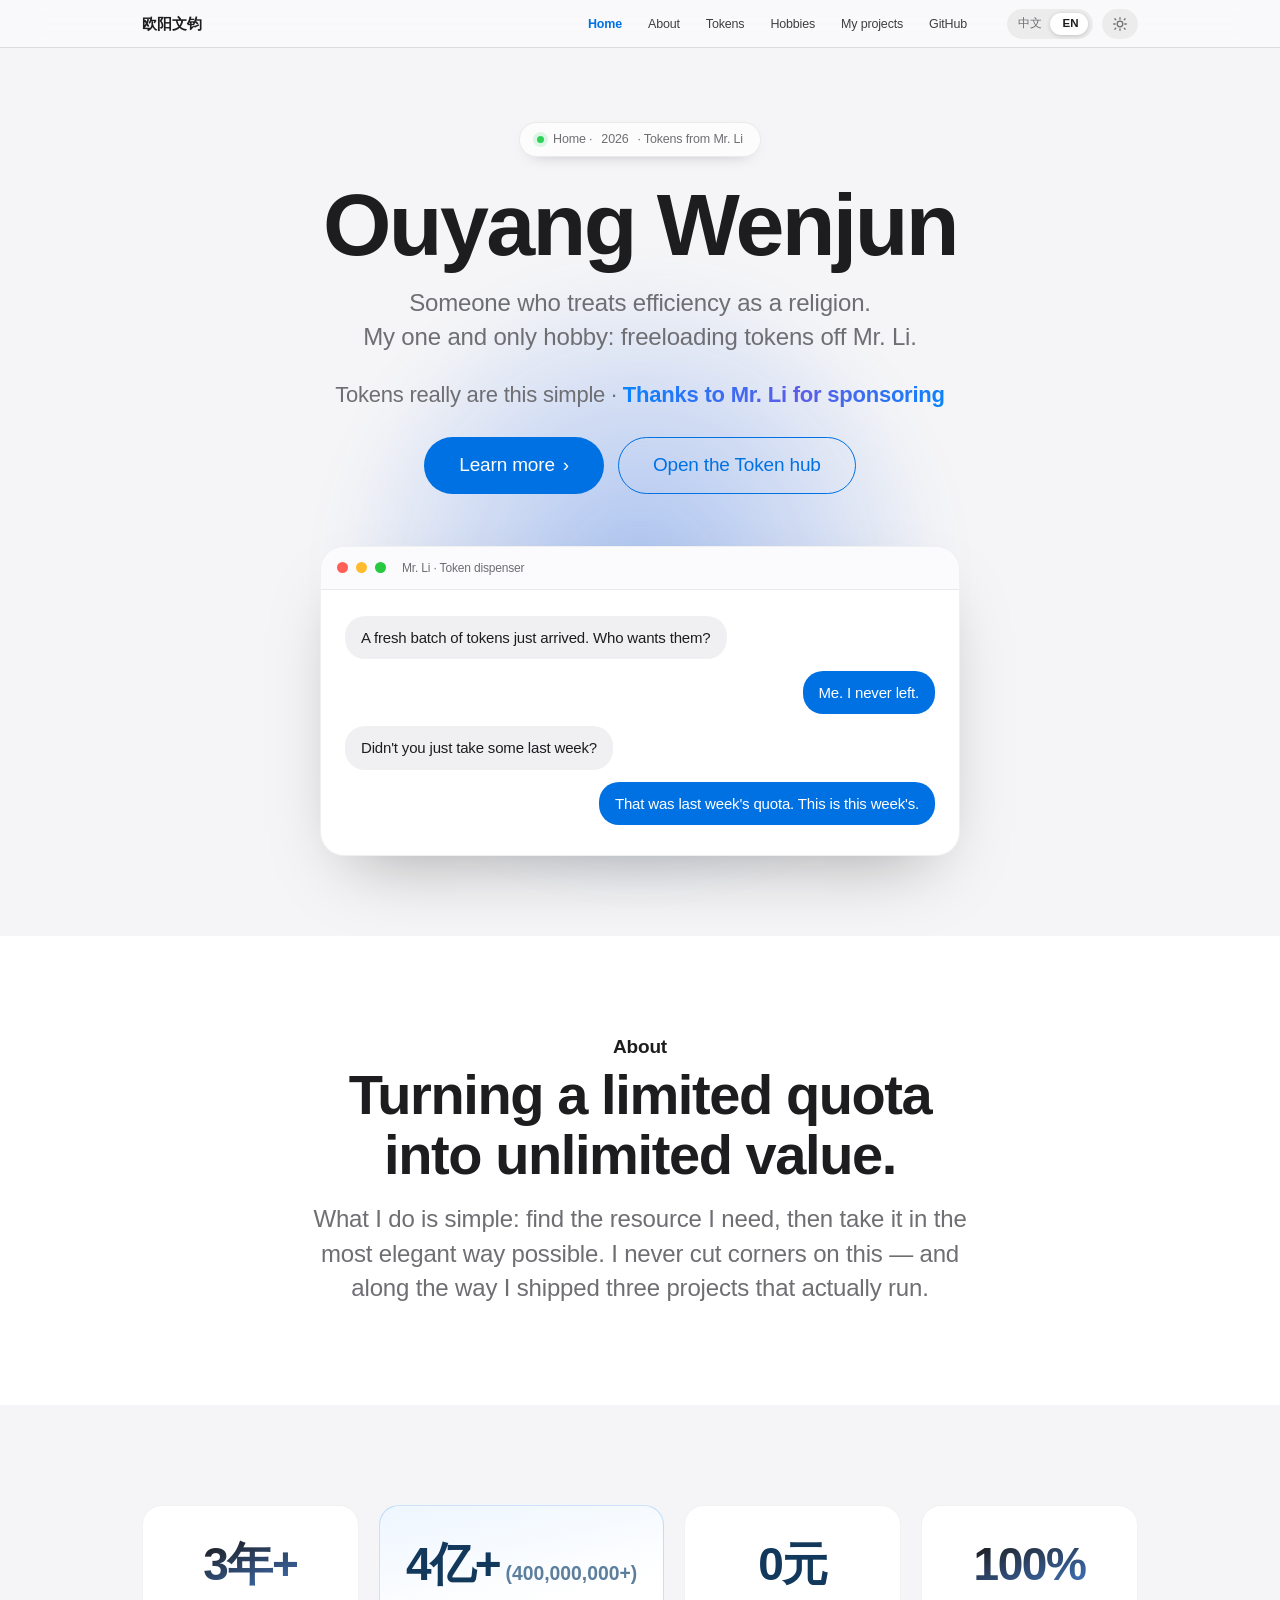
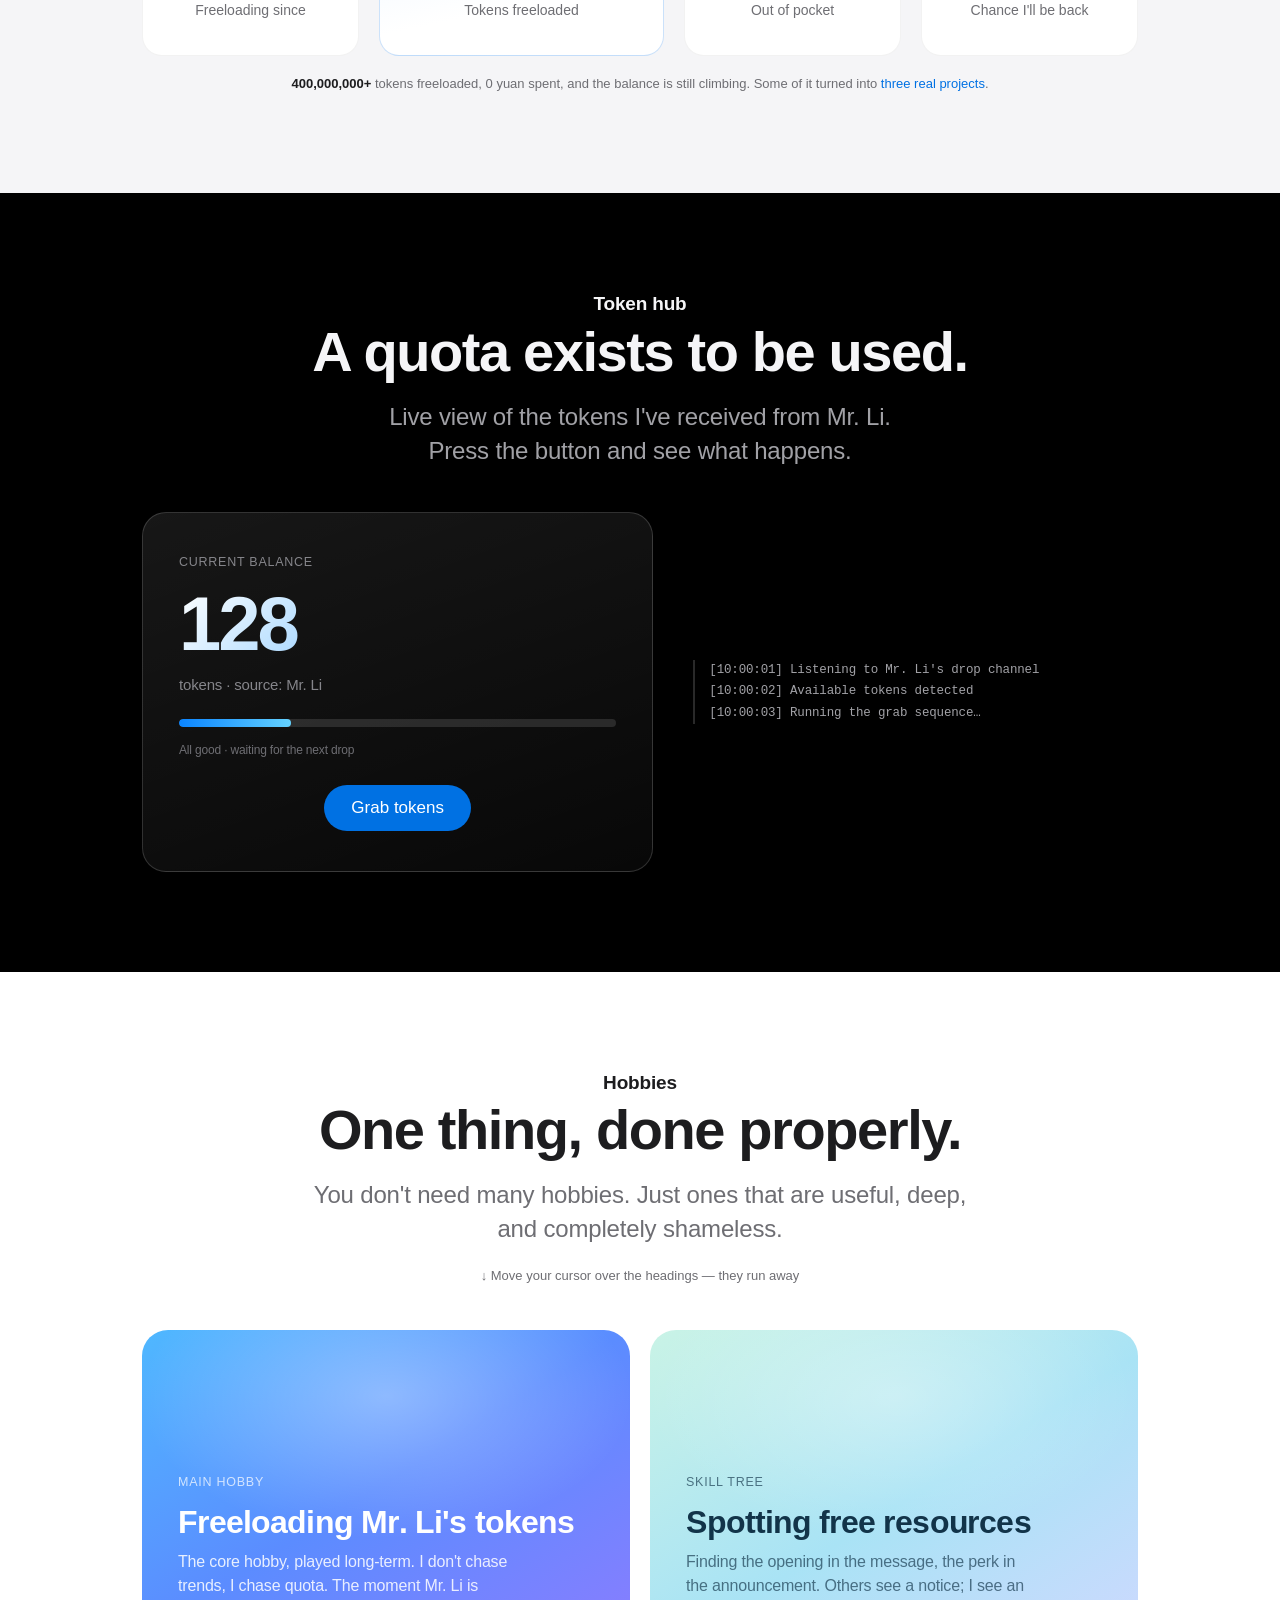
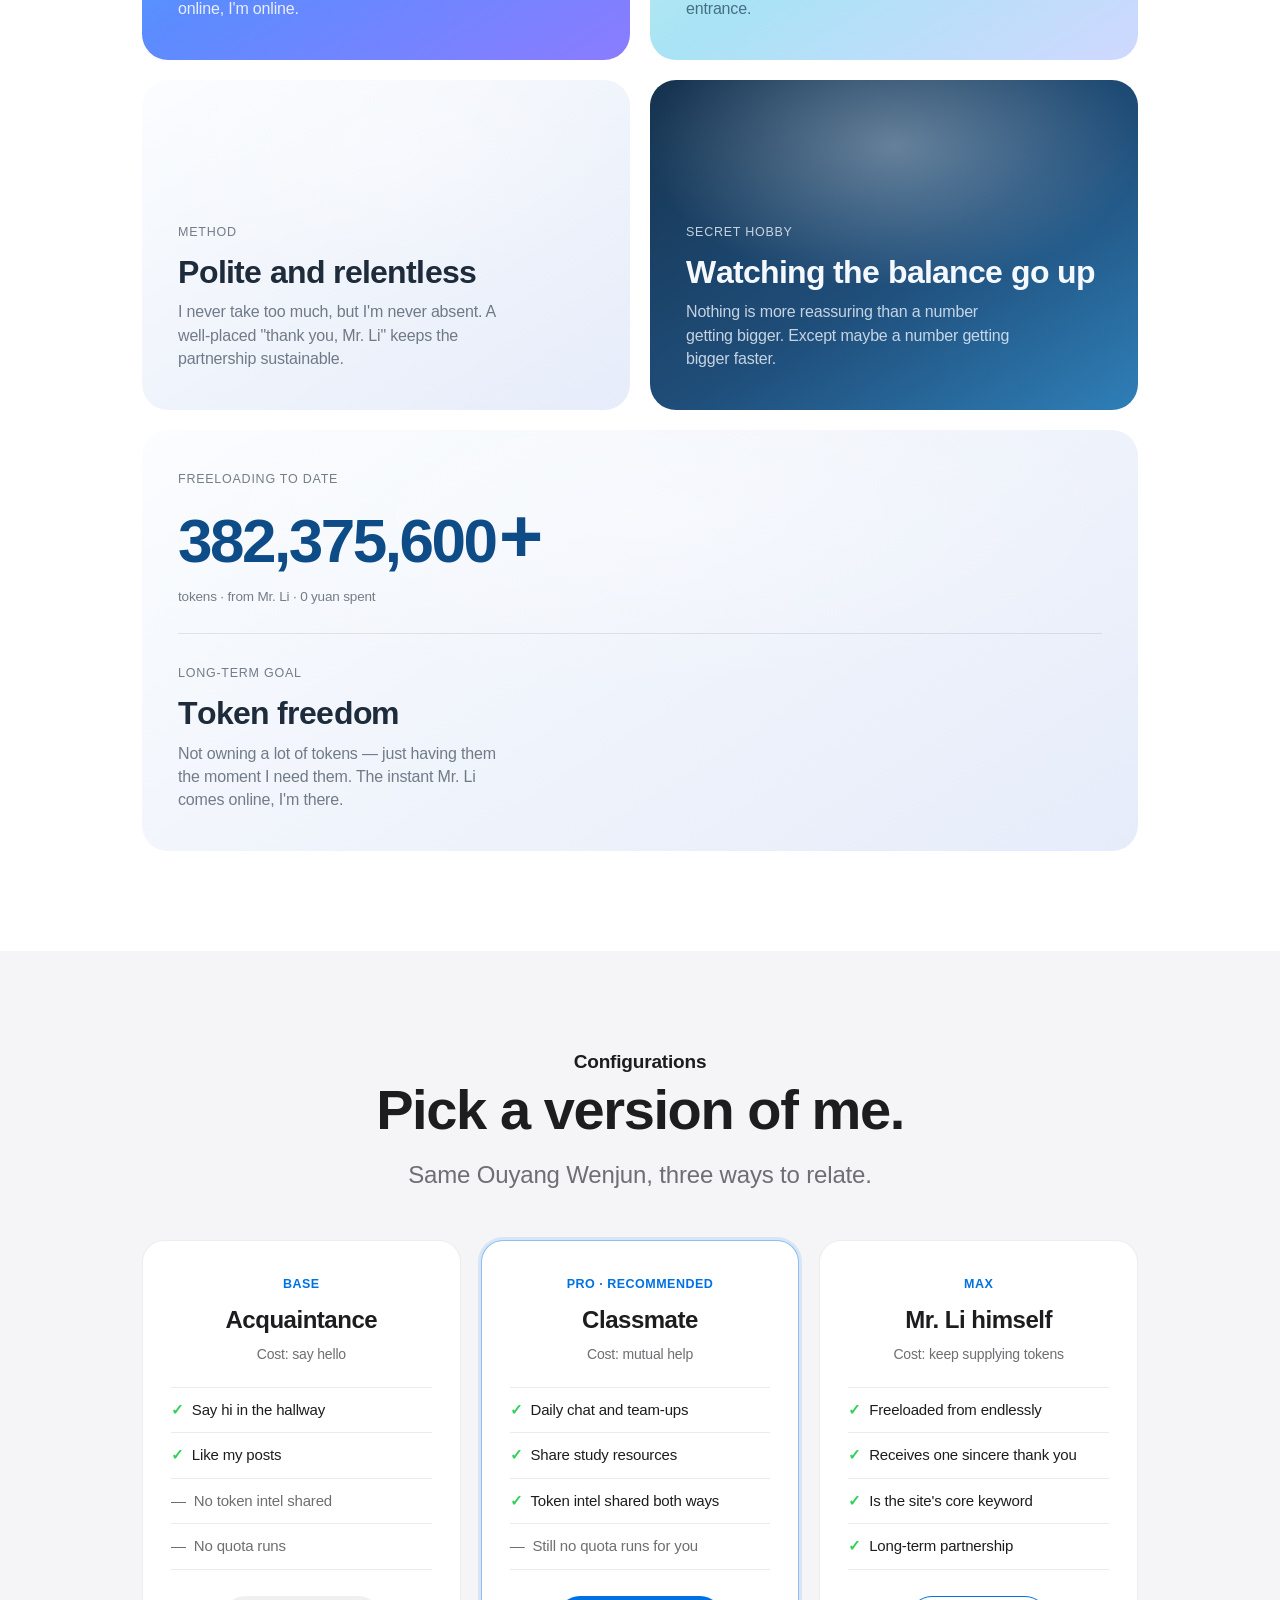
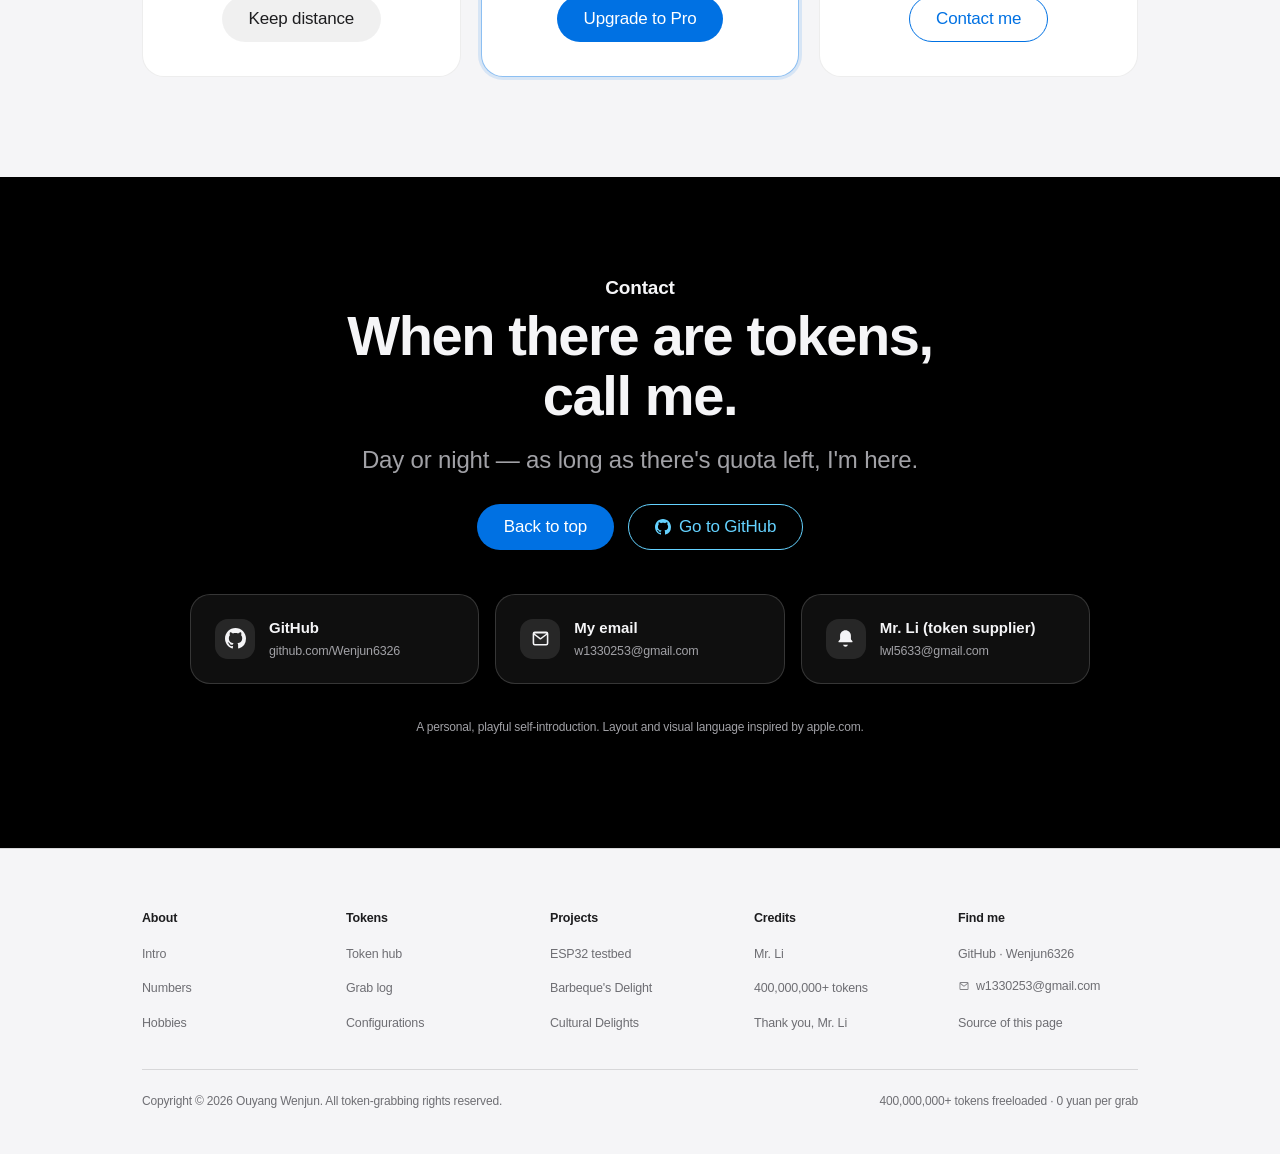
<file: index.html>
<!DOCTYPE html>
<html><head>
<meta charset="UTF-8">
<meta name="viewport" content="width=device-width, initial-scale=1">
<meta name="theme-color" content="#f5f5f7">
<script>
/* 尽早决定主题与语言，避免首屏闪烁 */
(function(){
  try{
    var d=document.documentElement, p=localStorage.getItem("wenjun.theme")||"auto";
    var dark = p==="dark" || (p==="auto" && window.matchMedia && matchMedia("(prefers-color-scheme: dark)").matches);
    d.setAttribute("data-theme", dark?"dark":"light");
    if(dark){var m=document.querySelector('meta[name="theme-color"]'); if(m) m.setAttribute("content","#000000");}
    var l=localStorage.getItem("wenjun.lang");
    if(!l) l=(navigator.language||"zh").toLowerCase().indexOf("zh")===0?"zh":"en";
    d.setAttribute("lang", l==="en"?"en":"zh-CN");
  }catch(e){}
})();
</script>
<meta name="description" content="欧阳文钧的个人主页：爱好是白嫖李老师的东西（Token），以及用这些额度做出来的三个项目 —— ESP32-S3 无线测试平台与两个 Minecraft 模组移植。">
<title>欧阳文钧 · 首页</title>
<!-- i18n -->
<meta name="i18n-title" data-zh="欧阳文钧 · 首页" data-en="Ouyang Wenjun · Home">
<meta name="description" content="欧阳文钧的个人主页：爱好是白嫖李老师的东西（Token），以及用这些额度做出来的三个项目 —— ESP32-S3 无线测试平台与两个 Minecraft 模组移植。" data-en="Ouyang Wenjun's personal homepage: freeloading tokens off Mr. Li, and the three projects built with that quota — an ESP32-S3 wireless testbed and two Minecraft mod ports.">
<link rel="stylesheet" href="styles.css?v=20261007e">
<script src="assets/i18n-dict.js?v=20261007e"></script>
<script src="assets/i18n-theme.js?v=20261007e"></script>
</head>
<body>

<nav id="nav">
  <div class="inner">
    <a class="brand" href="index.html">欧阳文钧</a>
    <div class="links">
      <a href="index.html" class="on" data-i18n-key="nav.home">首页</a>
      <a href="#intro" data-i18n-key="nav.intro">简介</a>
      <a href="#tokens" data-i18n-key="nav.tokens">Token</a>
      <a href="#hobby" data-i18n-key="nav.hobby">爱好</a>
      <a href="projects/index.html" data-i18n-key="nav.projects">我的项目</a>
      <a href="https://github.com/Wenjun6326" target="_blank" rel="noopener noreferrer">GitHub</a>
    <div class="nav-tools">
      <button class="tool-btn lang-toggle" id="langToggle" type="button" aria-label="Switch to English">
        <span class="lg lg-zh">中文</span><span class="lg lg-en">EN</span>
      </button>
      <button class="tool-btn theme-toggle" id="themeToggle" type="button" aria-label="切换到深色模式">
        <svg class="ic-sun" viewBox="0 0 24 24" aria-hidden="true"><circle cx="12" cy="12" r="4.2"></circle><path d="M12 2.6v2.2M12 19.2v2.2M4.2 4.2l1.6 1.6M18.2 18.2l1.6 1.6M2.6 12h2.2M19.2 12h2.2M4.2 19.8l1.6-1.6M18.2 5.8l1.6-1.6"></path></svg>
        <svg class="ic-moon" viewBox="0 0 24 24" aria-hidden="true"><path d="M20 14.4A8.4 8.4 0 0 1 9.6 4a8.4 8.4 0 1 0 10.4 10.4Z"></path></svg>
      </button>
    </div>

    </div>
  </div>
</nav>

<main>

  <!-- ================= 首屏 ================= -->
  <section id="hero">
    <div class="wrap stage">
      <div class="orb"></div>
      <div class="center">
        <span class="hero-badge" data-i18n-html-key="hero.badge">
          <span class="dot"></span>首页 · <span data-year="">2026</span> · 额度来源：李老师
        </span>
        <h1 class="big" data-i18n-key="hero.name">欧阳文钧</h1>
        <p class="lead" data-i18n-html-key="hero.lead">
          一个把「效率」当成信仰的人。<br>
          爱好很专一：白嫖李老师的东西（Token）。
        </p>
        <p class="token-line" data-i18n-html-key="hero.tokenLine">
          Token 就是这么简单 · <span class="thanks">感谢李老师的赞助</span>
        </p>
        <div class="btns">
          <a class="btn btn-solid btn-lg" href="projects/index.html" data-magnetic="" data-i18n-html-key="hero.cta">
            了解更多 <span class="arr">›</span>
          </a>
          <a class="btn btn-ghost btn-lg" href="#tokens" data-i18n-key="hero.cta2">查看 Token 中心</a>
        </div>
      </div>

      <div style="max-width:640px;margin:52px auto 0" class="">
        <div class="card">
          <div class="bar"><i></i><i></i><i></i><span data-i18n-key="hero.term">李老师 · Token 分发终端</span></div>
          <div class="body">
            <div class="chat">
              <div class="bubble" data-i18n-key="hero.b1">新的一批 <code>Token</code> 已经到了，谁先来？</div>
              <div class="bubble me" data-i18n-key="hero.b2">我。我一直在。</div>
              <div class="bubble" data-i18n-key="hero.b3">你上周不是刚拿过吗？</div>
              <div class="bubble me" data-i18n-key="hero.b4">那是上周的额度，本周是本周的额度。</div>
            </div>
          </div>
        </div>
      </div>
    </div>
    <div style="height:80px"></div>
  </section>

  <!-- ================= 简介 ================= -->
  <section id="intro">
    <div class="wrap center">
      <p class="eyebrow reveal" data-i18n-key="intro.eyebrow">简介</p>
      <h2 class="big reveal d1" data-i18n-html-key="intro.title">把有限的额度，<br>用出无限的价值。</h2>
      <p class="lead reveal d2" data-i18n-key="intro.lead">
        我做的事很简单：找到被我需要的资源，然后用最优雅的方式把它变成我的。
        在这一点上，我从不偷懒 —— 顺便还做出了三个能跑的项目。
      </p>
    </div>
  </section>

  <!-- ================= 数据 ================= -->
  <section id="stats">
    <div class="wrap">
      <div class="grid g4">
        <div class="stat reveal">
          <b class="grad" data-count="3" data-suffix="年+" data-magnet="" data-i18n-key="stat.years">0</b>
          <span data-i18n-key="stat.yearsLabel">专注白嫖年限</span>
        </div>
        <div class="stat accent reveal d1">
          <b class="has-alt" data-count="4" data-suffix="亿+" data-alt=" (400,000,000+)" data-i18n-key="stat.tokensAlt">0</b>
          <span data-i18n-key="stat.tokensLabel">累计白嫖 Token</span>
        </div>
        <div class="stat reveal d2">
          <b class="deep" data-count="0" data-suffix="元" data-i18n-key="stat.spend">0</b>
          <span data-i18n-key="stat.spendLabel">累计自费支出</span>
        </div>
        <div class="stat reveal d3">
          <b class="grad" data-count="100" data-suffix="%" data-i18n-key="stat.again">0</b>
          <span data-i18n-key="stat.againLabel">下次还来概率</span>
        </div>
      </div>
      <p class="stats-note center reveal d2" data-i18n-html-key="stats.note">
        <b id="statsNumber">400,000,000+</b> 曾白嫖 token，全程 0 元，余额仍在上涨。
        其中一部分变成了 <a href="projects/index.html" style="color:var(--accent)">三个真实项目</a>。
      </p>
    </div>
  </section>

  <!-- ================= Token 控制中心 ================= -->
  <section id="tokens" class="dark">
    <div class="wrap">
      <div class="center">
        <p class="eyebrow reveal" data-i18n-key="tok.eyebrow">Token 控制中心</p>
        <h2 class="big reveal d1" data-i18n-key="tok.title">额度，是拿来用的。</h2>
        <p class="lead reveal d2" data-i18n-html-key="tok.lead">
          实时监控我从李老师那里获得的 Token 余量。<br>
          按一下，看看会发生什么。
        </p>
      </div>

      <div style="display:grid;grid-template-columns:1.15fr 1fr;gap:40px;align-items:center;margin-top:44px" class="token-board">
        <div class="reveal d1" style="border-radius:24px;padding:40px 36px;
             background:linear-gradient(160deg,rgba(255,255,255,.09),rgba(255,255,255,.03));
             border:1px solid var(--line-dark);backdrop-filter:blur(12px);-webkit-backdrop-filter:blur(12px)">
          <div data-tkey="tok.balance" style="font-size:12.5px;color:#86868b;letter-spacing:.06em;text-transform:uppercase;margin-bottom:14px" data-i18n-key="tok.balance">当前 Token 余量</div>
          <div id="tokenValue" style="font-size:clamp(52px,8vw,76px);font-weight:700;line-height:1;letter-spacing:-.04em;
               font-variant-numeric:tabular-nums;background:linear-gradient(135deg,#fff,#7cc4ff 60%,#0a84ff);
               -webkit-background-clip:text;background-clip:text;color:transparent;transition:transform .25s var(--ease)">0</div>
          <div data-tkey="tok.unit" style="font-size:15px;color:#86868b;margin-top:12px">tokens · 来源：李老师</div>
          <div style="margin-top:22px;height:8px;border-radius:99px;background:rgba(255,255,255,.12);overflow:hidden">
            <i id="meterBar" style="display:block;height:100%;width:62%;border-radius:99px;
               background:linear-gradient(90deg,#0a84ff,#64d2ff);transition:width .6s var(--ease)"></i>
          </div>
          <div id="tokenNote" data-tkey="tok.note" style="font-size:12px;color:#6e6e73;margin-top:14px" data-i18n-key="tok.note">状态正常 · 正在等待下一次分发</div>
          <div class="center" style="margin-top:26px">
            <button class="btn btn-solid" id="getToken" data-tkey="tok.btn" data-i18n-key="tok.btn">获取 Token</button>
          </div>
        </div>

        <div class="reveal d2" style="font-family:'SF Mono',ui-monospace,Menlo,Consolas,monospace;
             font-size:12.5px;line-height:1.7;color:#a1a1a6;border-left:2px solid rgba(255,255,255,.16);padding-left:14px" id="logLines">
          <div data-tkey-html="tok.log1" data-i18n-key="tok.log1">[10:00:01] 监听李老师的分发频道 <b style="color:#64d2ff">✓</b></div>
          <div data-tkey-html="tok.log2" data-i18n-key="tok.log2">[10:00:02] 检测到可用 Token <b style="color:#64d2ff">✓</b></div>
          <div data-tkey-html="tok.log3" data-i18n-key="tok.log3">[10:00:03] 执行获取流程…… <b style="color:#64d2ff">✓</b></div>
        </div>
      </div>
    </div>
  </section>

  <!-- ================= 爱好 ================= -->
  <section id="hobby">
    <div class="wrap">
      <div class="center">
        <p class="eyebrow reveal" data-i18n-key="hobby.eyebrow">爱好</p>
        <h2 class="big reveal d1" data-i18n-key="hobby.title">一件事，做到专业。</h2>
        <p class="lead reveal d2" data-i18n-key="hobby.lead">爱好不需要很多，够用、够深、够理直气壮就行。</p>
        <p class="hint reveal d3" data-i18n-key="hobby.hint">↓ 把鼠标移到标题上试试，它们会躲</p>
      </div>

      <div class="tiles">
        <article class="tile t1 reveal">
          <div class="k" data-i18n-key="hobby.k1">主要爱好</div>
          <h3 class="mid"><span class="magnet" data-magnet="" data-i18n-key="hobby.t1">白嫖李老师的 Token</span></h3>
          <p data-i18n-key="hobby.p1">核心爱好，长期主义。不追热点，只追额度。李老师一上线，我就在线。</p>
        </article>
        <article class="tile t2 reveal d1">
          <div class="k" data-i18n-key="hobby.k2">技能树</div>
          <h3 class="mid"><span class="magnet" data-magnet="" data-i18n-key="hobby.t2">精准识别可用资源</span></h3>
          <p data-i18n-key="hobby.p2">在信息里找机会，在公告里找福利。别人看到的是通知，我看到的是入口。</p>
        </article>
        <article class="tile t3 reveal d1">
          <div class="k" data-i18n-key="hobby.k3">方法论</div>
          <h3 class="mid"><span class="magnet" data-magnet="" data-i18n-key="hobby.t3">礼貌且持续</span></h3>
          <p data-i18n-key="hobby.p3">从不多拿，但从不缺席。用一句「谢谢李老师」维持长期可持续的合作关系。</p>
        </article>
        <article class="tile t4 reveal d2">
          <div class="k" data-i18n-key="hobby.k4">隐藏爱好</div>
          <h3 class="mid"><span class="magnet" data-magnet="" data-i18n-key="hobby.t4">看余额往上走</span></h3>
          <p data-i18n-key="hobby.p4">没有比数字变大更让人安心的画面了。如果有，那就是它变得更快。</p>
        </article>
        <article class="tile t3 wide reveal d3">
          <div class="wide-top">
            <div class="w-label" data-i18n-key="hobby.wLabel">累计白嫖成果</div>
            <div class="w-value" id="bigNumber">
              <span class="w-glow" id="bigGlow" aria-hidden="true"></span>
              <span class="digits" id="bigDigits">400,000,000</span><span class="w-plus" id="bigPlus">+</span>
            </div>
            <div class="w-unit" data-i18n-key="hobby.wUnit">tokens · 来自李老师 · 自费 0 元</div>
          </div>
          <div class="k" data-i18n-key="hobby.k5">长期目标</div>
          <h3 class="mid"><span class="magnet" data-magnet="" data-i18n-key="hobby.t5">实现 Token 自由</span></h3>
          <p data-i18n-key="hobby.p5">不是拥有很多 Token，而是需要的时候，刚好有。李老师一上线，我就在线。</p>
        </article>
      </div>
    </div>
  </section>

  <!-- ================= 配置 ================= -->
  <section id="models" style="background:var(--paper-alt)">
    <div class="wrap">
      <div class="center">
        <p class="eyebrow reveal" data-i18n-key="models.eyebrow">配置</p>
        <h2 class="big reveal d1" data-i18n-key="models.title">选一个版本认识我。</h2>
        <p class="lead reveal d2" data-i18n-key="models.lead">同一个欧阳文钧，三种相处模式。</p>
      </div>

      <div class="model-grid">
        <div class="model reveal">
          <div class="tagline" data-i18n-key="models.tagBasic">基础版</div>
          <h3 data-i18n-key="models.hBasic">点头之交</h3>
          <div class="price" data-i18n-key="models.pBasic">成本：一句你好</div>
          <ul>
            <li class="ok" data-i18n-key="models.b1">见面打招呼</li>
            <li class="ok" data-i18n-key="models.b2">朋友圈点赞</li>
            <li class="no" data-i18n-key="models.b3">不共享 Token 情报</li>
            <li class="no" data-i18n-key="models.b4">不参与抢额度</li>
          </ul>
          <a class="btn btn-quiet" href="#contact" data-i18n-key="models.cBasic">保持距离</a>
        </div>

        <div class="model best reveal d1">
          <div class="tagline" data-i18n-key="models.tagPro">Pro 版 · 推荐</div>
          <h3 data-i18n-key="models.hPro">同学</h3>
          <div class="price" data-i18n-key="models.pPro">成本：互相帮忙</div>
          <ul>
            <li class="ok" data-i18n-key="models.r1">日常交流与组队</li>
            <li class="ok" data-i18n-key="models.r2">共享学习资源</li>
            <li class="ok" data-i18n-key="models.r3">Token 情报互通</li>
            <li class="no" data-i18n-key="models.r4">不代抢额度</li>
          </ul>
          <a class="btn btn-solid" href="#contact" data-i18n-key="models.cPro">升级到 Pro</a>
        </div>

        <div class="model reveal d2">
          <div class="tagline" data-i18n-key="models.tagMax">Max 版</div>
          <h3 data-i18n-key="models.hMax">李老师本人</h3>
          <div class="price" data-i18n-key="models.pMax">成本：持续供 Token</div>
          <ul>
            <li class="ok" data-i18n-key="models.m1">无限次被白嫖</li>
            <li class="ok" data-i18n-key="models.m2">获得一句真诚的谢谢</li>
            <li class="ok" data-i18n-key="models.m3">成为本站的核心关键词</li>
            <li class="ok" data-i18n-key="models.m4">长期合作关系</li>
          </ul>
          <a class="btn btn-ghost" href="#contact" data-i18n-key="models.cMax">联系我</a>
        </div>
      </div>
    </div>
  </section>

  <!-- ================= 联系方式 ================= -->
  <section id="contact" class="dark">
    <div class="wrap center">
      <p class="eyebrow reveal" data-i18n-key="contact.eyebrow">联系</p>
      <h2 class="big reveal d1" data-i18n-html-key="contact.title">有 Token 的时候，<br>记得叫我。</h2>
      <p class="lead reveal d2" data-i18n-key="contact.lead">无论白天黑夜，只要额度还在，我就在。</p>
      <div class="btns reveal d3">
        <a class="btn btn-solid" href="#hero" data-i18n-key="contact.top">回到顶部</a>
        <a class="btn btn-ghost gh-link" href="https://github.com/Wenjun6326" target="_blank" rel="noopener noreferrer" data-i18n-html-key="contact.github">
          <svg class="gh-ico" viewBox="0 0 16 16" aria-hidden="true"><path d="M8 0C3.58 0 0 3.58 0 8c0 3.54 2.29 6.53 5.47 7.59.4.07.55-.17.55-.38 0-.19-.01-.82-.01-1.49-2.01.37-2.53-.49-2.69-.94-.09-.23-.48-.94-.82-1.13-.28-.15-.68-.52-.01-.53.63-.01 1.08.58 1.23.82.72 1.21 1.87.87 2.33.66.07-.52.28-.87.51-1.07-1.78-.2-3.64-.89-3.64-3.95 0-.87.31-1.59.82-2.15-.08-.2-.36-1.02.08-2.12 0 0 .67-.21 2.2.82.64-.18 1.32-.27 2-.27s1.36.09 2 .27c1.53-1.04 2.2-.82 2.2-.82.44 1.1.16 1.92.08 2.12.51.56.82 1.27.82 2.15 0 3.07-1.87 3.75-3.65 3.95.29.25.54.73.54 1.48 0 1.07-.01 1.93-.01 2.2 0 .21.15.46.55.38A8.01 8.01 0 0 0 16 8c0-4.42-3.58-8-8-8Z"></path></svg>
          前往 GitHub
        </a>
      </div>

      <div class="contacts">
        <a class="c-card reveal d1" href="https://github.com/Wenjun6326" target="_blank" rel="noopener noreferrer">
          <span class="ico">
            <svg viewBox="0 0 16 16" aria-hidden="true"><path d="M8 0C3.58 0 0 3.58 0 8c0 3.54 2.29 6.53 5.47 7.59.4.07.55-.17.55-.38 0-.19-.01-.82-.01-1.49-2.01.37-2.53-.49-2.69-.94-.09-.23-.48-.94-.82-1.13-.28-.15-.68-.52-.01-.53.63-.01 1.08.58 1.23.82.72 1.21 1.87.87 2.33.66.07-.52.28-.87.51-1.07-1.78-.2-3.64-.89-3.64-3.95 0-.87.31-1.59.82-2.15-.08-.2-.36-1.02.08-2.12 0 0 .67-.21 2.2.82.64-.18 1.32-.27 2-.27s1.36.09 2 .27c1.53-1.04 2.2-.82 2.2-.82.44 1.1.16 1.92.08 2.12.51.56.82 1.27.82 2.15 0 3.07-1.87 3.75-3.65 3.95.29.25.54.73.54 1.48 0 1.07-.01 1.93-.01 2.2 0 .21.15.46.55.38A8.01 8.01 0 0 0 16 8c0-4.42-3.58-8-8-8Z"></path></svg>
          </span>
          <span class="txt"><strong data-i18n-key="contact.ghCard">GitHub</strong><small>github.com/Wenjun6326</small></span>
        </a>

        <a class="c-card reveal d2" href="mailto:w1330253@gmail.com">
          <span class="ico">
            <svg viewBox="0 0 24 24" aria-hidden="true"><path d="M3 6.5A2.5 2.5 0 0 1 5.5 4h13A2.5 2.5 0 0 1 21 6.5v11a2.5 2.5 0 0 1-2.5 2.5h-13A2.5 2.5 0 0 1 3 17.5v-11Zm2.2-.3 6.8 5.1 6.8-5.1H5.2Zm13.8 1.9-6.2 4.65a1.5 1.5 0 0 1-1.8 0L4.8 8.1v9.4c0 .4.3.7.7.7h13c.4 0 .7-.3.7-.7V8.1Z"></path></svg>
          </span>
          <span class="txt"><strong data-i18n-key="contact.mailLabel">我的邮箱</strong><small>w1330253@gmail.com</small></span>
        </a>

        <a class="c-card reveal d3" href="mailto:lwl5633@gmail.com">
          <span class="ico">
            <svg viewBox="0 0 24 24" aria-hidden="true"><path d="M12 2.6c-3.4 0-6.2 2.8-6.2 6.2v3.4c0 .6-.2 1.1-.6 1.5l-1 1.1c-.6.6-.1 1.6.7 1.6h14.2c.8 0 1.3-1 .7-1.6l-1-1.1c-.4-.4-.6-.9-.6-1.5V8.8c0-3.4-2.8-6.2-6.2-6.2Zm0 18.8a2.9 2.9 0 0 0 2.8-2.2H9.2A2.9 2.9 0 0 0 12 21.4Z"></path></svg>
          </span>
          <span class="txt"><strong data-i18n-key="contact.mrLiLabel">李老师（Token 供应方）</strong><small>lwl5633@gmail.com</small></span>
        </a>
      </div>

      <p class="small reveal d3" style="margin-top:34px" data-i18n-key="contact.disclaimer">
        本站为个人趣味自我介绍演示，灵感来自 Apple 官网的排版与视觉语言。
      </p>
    </div>
  </section>

</main>

<footer>
  <div class="wrap">
    <div class="foot-links">
      <div>
        <h4 data-i18n-key="foot.about">关于我</h4>
        <ul>
          <li><a href="#intro" data-i18n-key="foot.about1">简介</a></li>
          <li><a href="#stats" data-i18n-key="foot.about2">数据</a></li>
          <li><a href="#hobby" data-i18n-key="foot.about3">爱好</a></li>
        </ul>
      </div>
      <div>
        <h4 data-i18n-key="foot.token">Token</h4>
        <ul>
          <li><a href="#tokens" data-i18n-key="foot.token1">控制中心</a></li>
          <li><a href="#stats" data-i18n-key="foot.token2">获取记录</a></li>
          <li><a href="#models" data-i18n-key="foot.token3">配置说明</a></li>
        </ul>
      </div>
      <div>
        <h4 data-i18n-key="foot.proj">项目</h4>
        <ul>
          <li><a href="projects/index.html#esp32" data-i18n-key="foot.proj1">ESP32 测试平台</a></li>
          <li><a href="projects/index.html#bbq" data-i18n-key="foot.proj2">Barbeque's Delight</a></li>
          <li><a href="projects/index.html#cultural" data-i18n-key="foot.proj3">Cultural Delights</a></li>
        </ul>
      </div>
      <div>
        <h4 data-i18n-key="foot.thanks">致谢</h4>
        <ul>
          <li><a href="#contact" data-i18n-key="foot.thanks1">李老师</a></li>
          <li><a href="#stats" data-i18n-key="foot.thanks2">400,000,000+ Token</a></li>
          <li><a href="#contact" data-i18n-key="foot.thanks3">谢谢李老师</a></li>
        </ul>
      </div>
      <div>
        <h4 data-i18n-key="foot.contact">联系我</h4>
        <ul>
          <li><a href="https://github.com/Wenjun6326" target="_blank" rel="noopener noreferrer">GitHub · Wenjun6326</a></li>
          <li><a class="mail-inline" href="mailto:w1330253@gmail.com">
            <svg class="mi" viewBox="0 0 24 24" aria-hidden="true"><path d="M3 6.5A2.5 2.5 0 0 1 5.5 4h13A2.5 2.5 0 0 1 21 6.5v11a2.5 2.5 0 0 1-2.5 2.5h-13A2.5 2.5 0 0 1 3 17.5v-11Zm2.2-.3 6.8 5.1 6.8-5.1H5.2Zm13.8 1.9-6.2 4.65a1.5 1.5 0 0 1-1.8 0L4.8 8.1v9.4c0 .4.3.7.7.7h13c.4 0 .7-.3.7-.7V8.1Z"></path></svg>
            w1330253@gmail.com</a></li>
          <li><a href="https://github.com/Wenjun6326/wenjun6326.github.io" target="_blank" rel="noopener noreferrer" data-i18n-key="foot.source">本页源码</a></li>
        </ul>
      </div>
    </div>
    <div class="foot-note">
      <span data-i18n-key="foot.copyright">Copyright © <span data-year="">2026</span> 欧阳文钧. 保留所有 Token 的获取权。</span>
      <span data-i18n-key="foot.claim">累计白嫖 400,000,000+ token · 单次成本 0 元</span>
    </div>
  </div>
</footer>

<style>
/* 移动端：Token 中心两栏堆叠 */
@media (max-width:834px){
  .token-board{grid-template-columns:1fr !important;}
}
#tokenValue.pop{transform:scale(1.06);}
</style>

<script src="app.js?v=20261007e"></script>




</body></html>
</file>
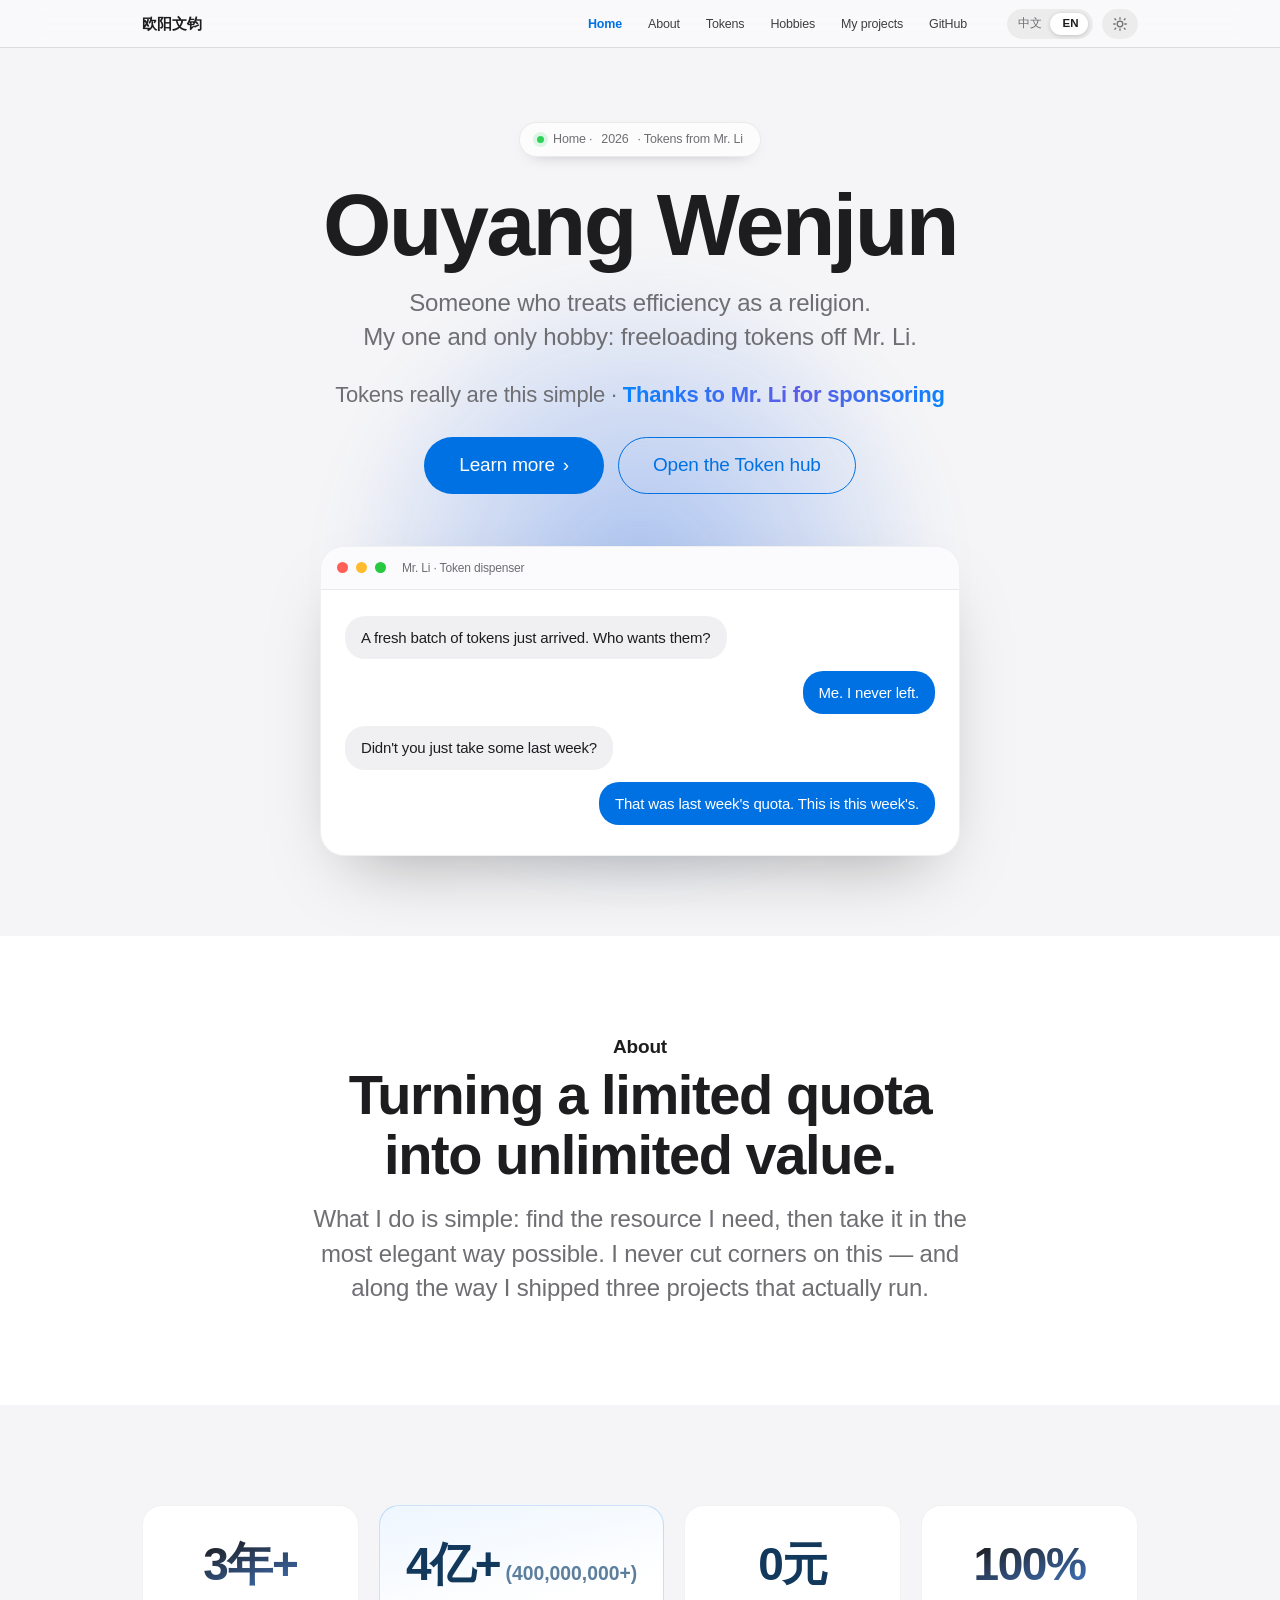
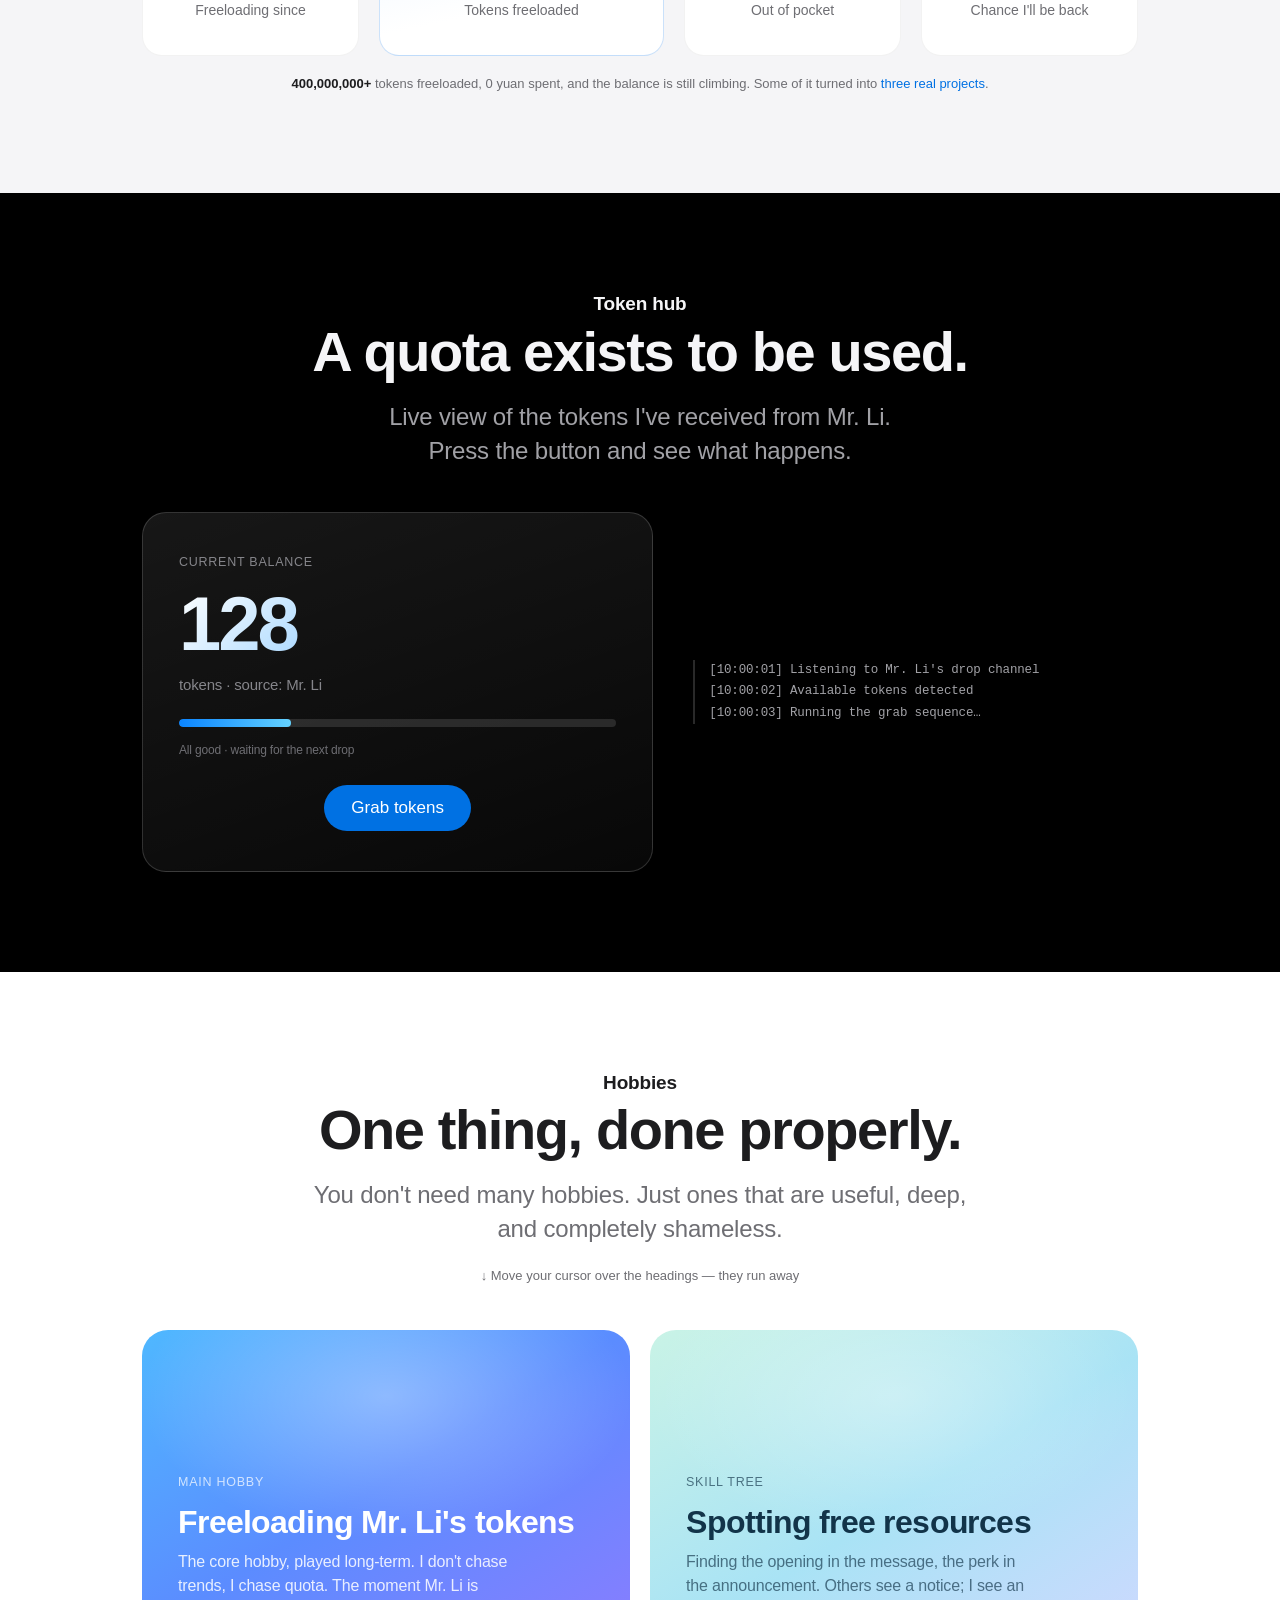
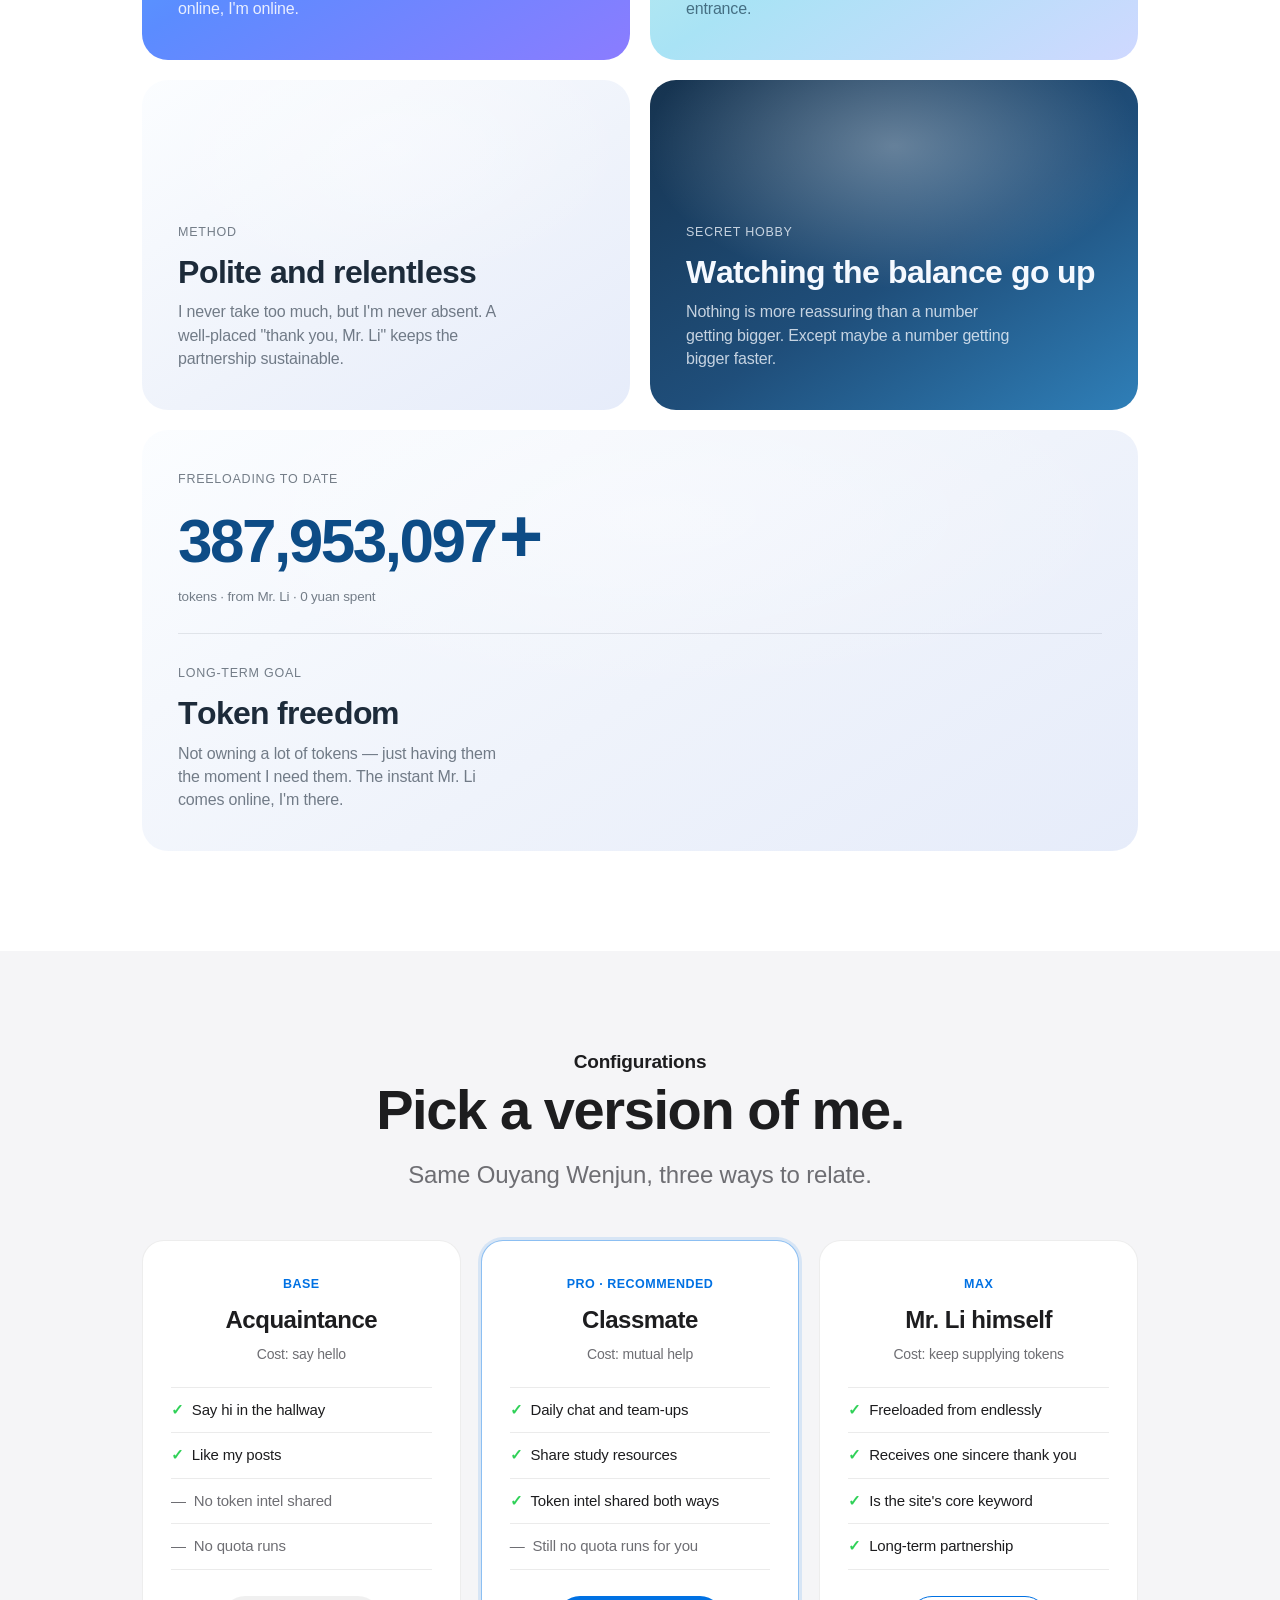
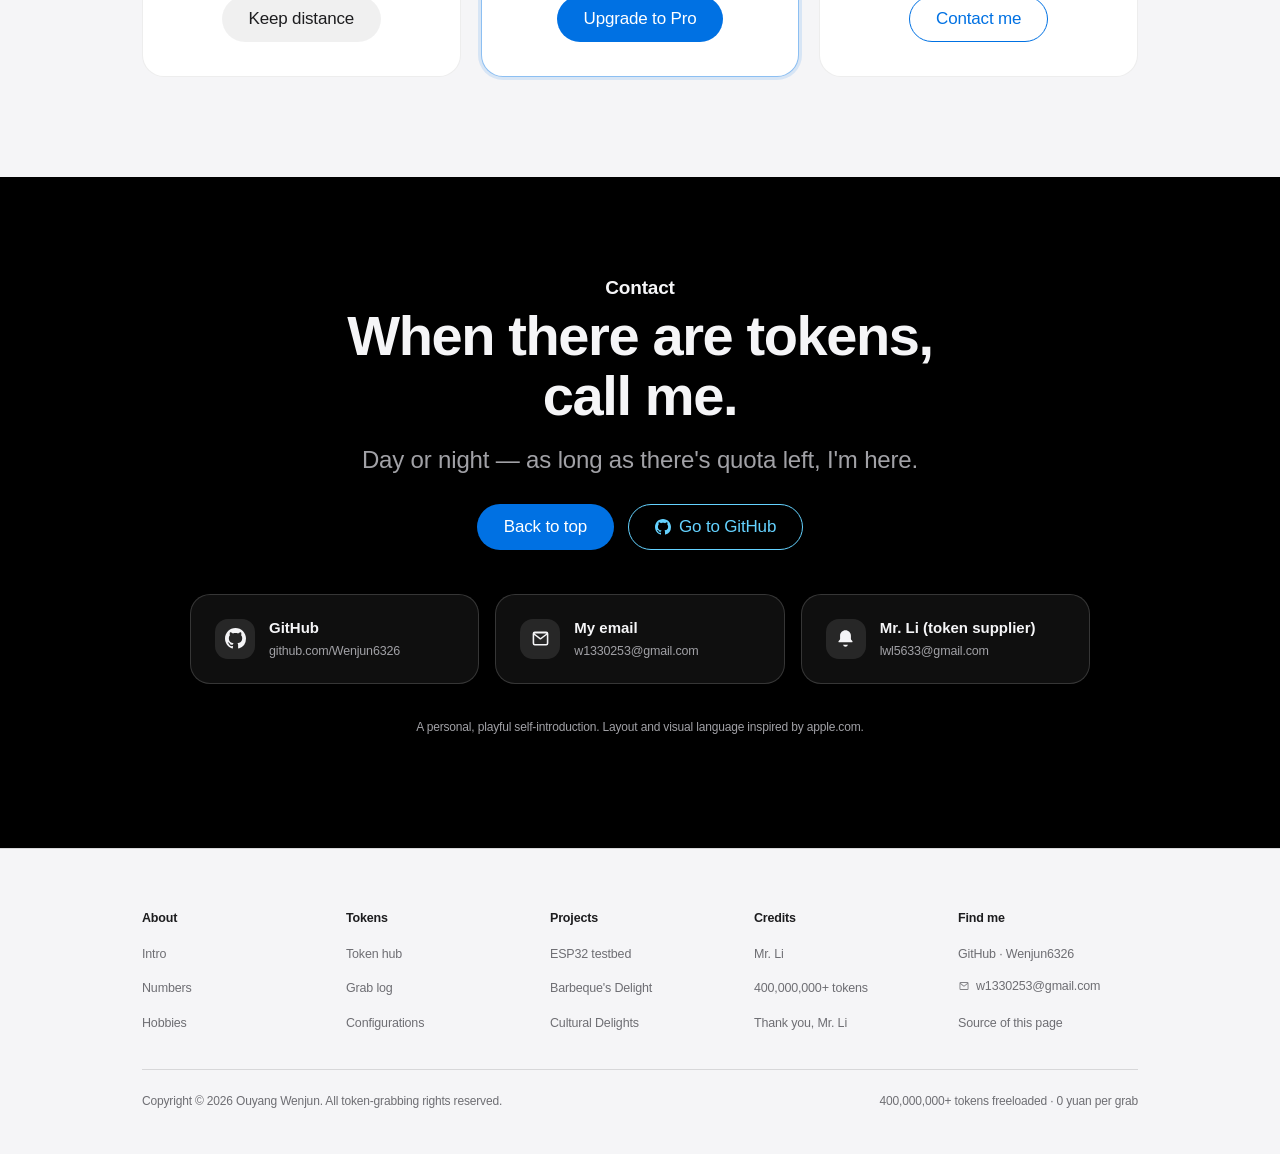
<file: profile/index.html>
<!DOCTYPE html>
<html lang="zh-CN">
<head>
<meta charset="UTF-8">
<meta name="viewport" content="width=device-width, initial-scale=1">
<meta name="robots" content="noindex">
<meta http-equiv="refresh" content="0; url=../index.html">
<link rel="canonical" href="../index.html">
<title>正在跳转 — 欧阳文钧</title>
<style>
  html,body{height:100%;margin:0}
  body{
    display:flex;align-items:center;justify-content:center;
    background:#f5f5f7;color:#1d1d1f;
    font-family:-apple-system,BlinkMacSystemFont,"SF Pro Display","PingFang SC","Microsoft YaHei",Arial,sans-serif;
    text-align:center;padding:24px;
  }
  p{font-size:15px;color:#6e6e73;margin:0}
  a{color:#0071e3}
</style>
</head>
<body>
  <p>个人主页已移到首页，正在跳转…… 如果没有自动跳转，请<a href="../index.html">点此进入</a>。</p>
  <script>location.replace("../index.html");</script>
</body>
</html>
</file>
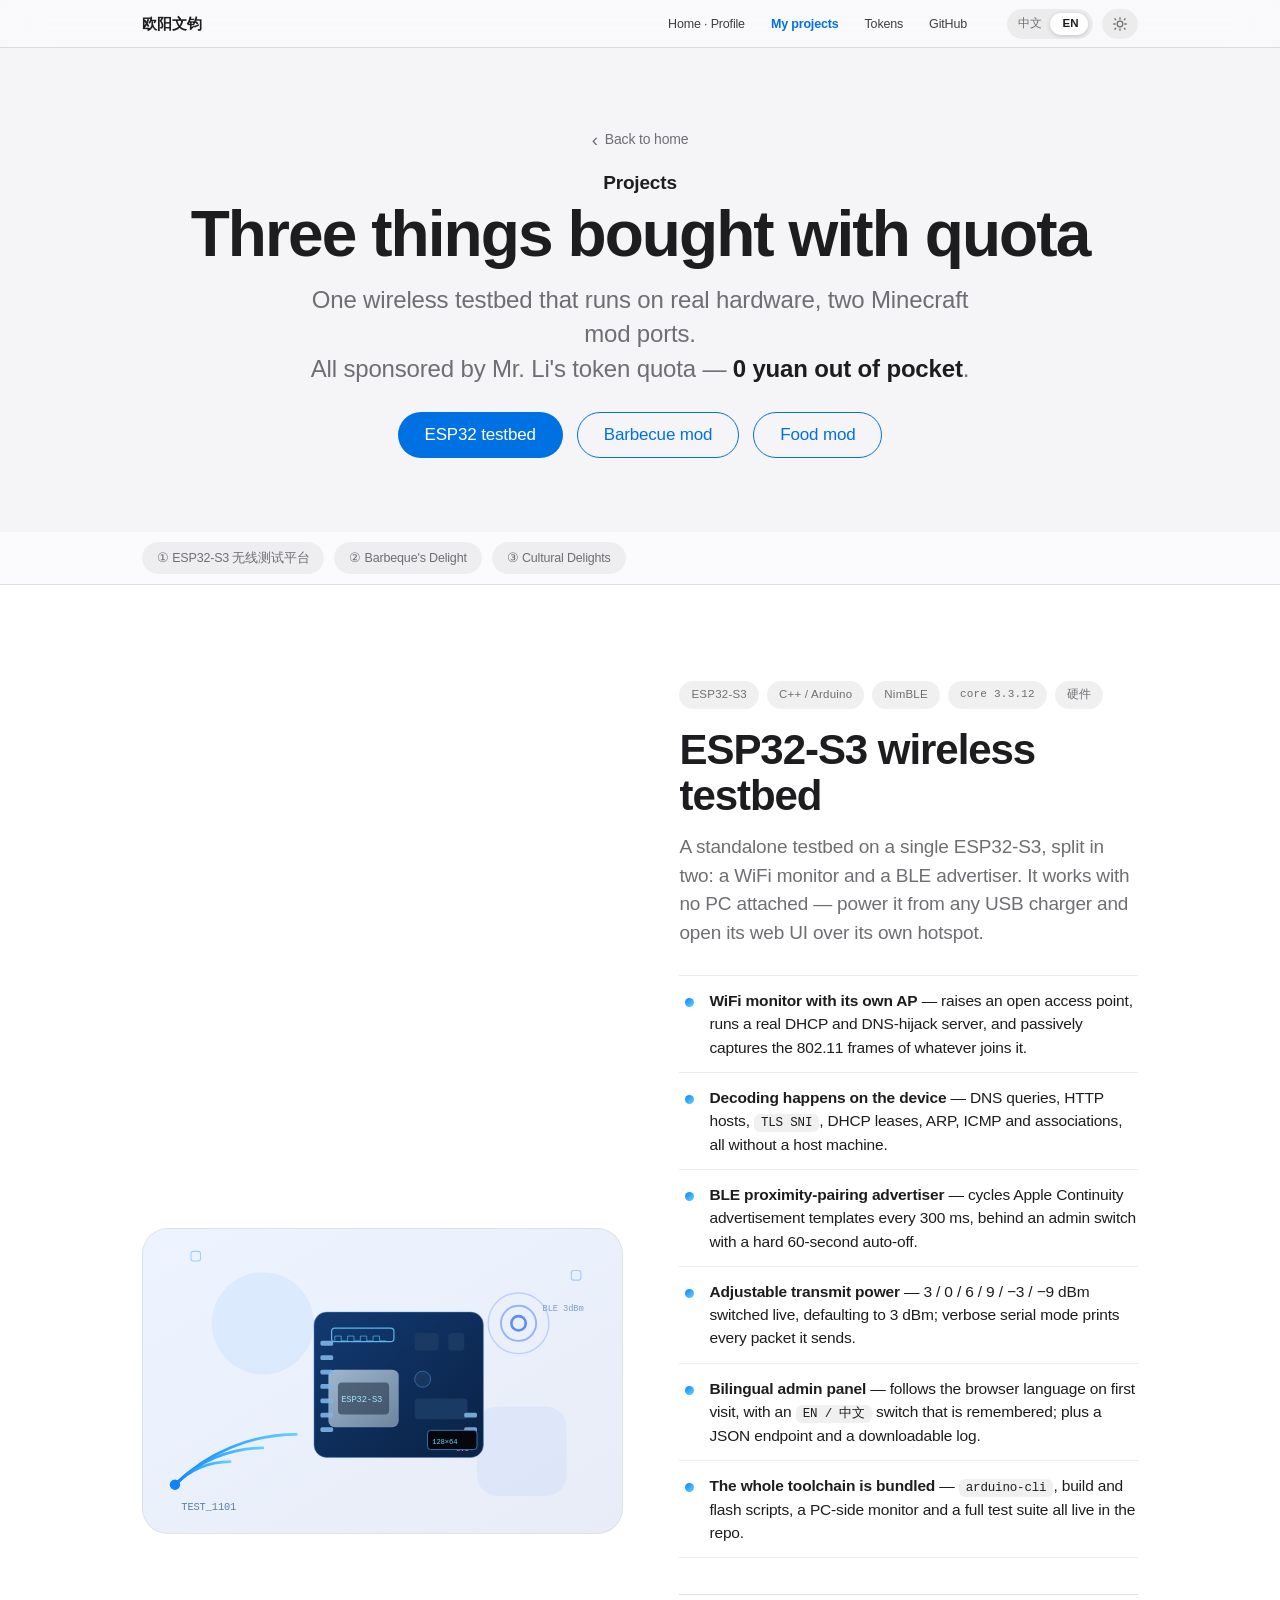
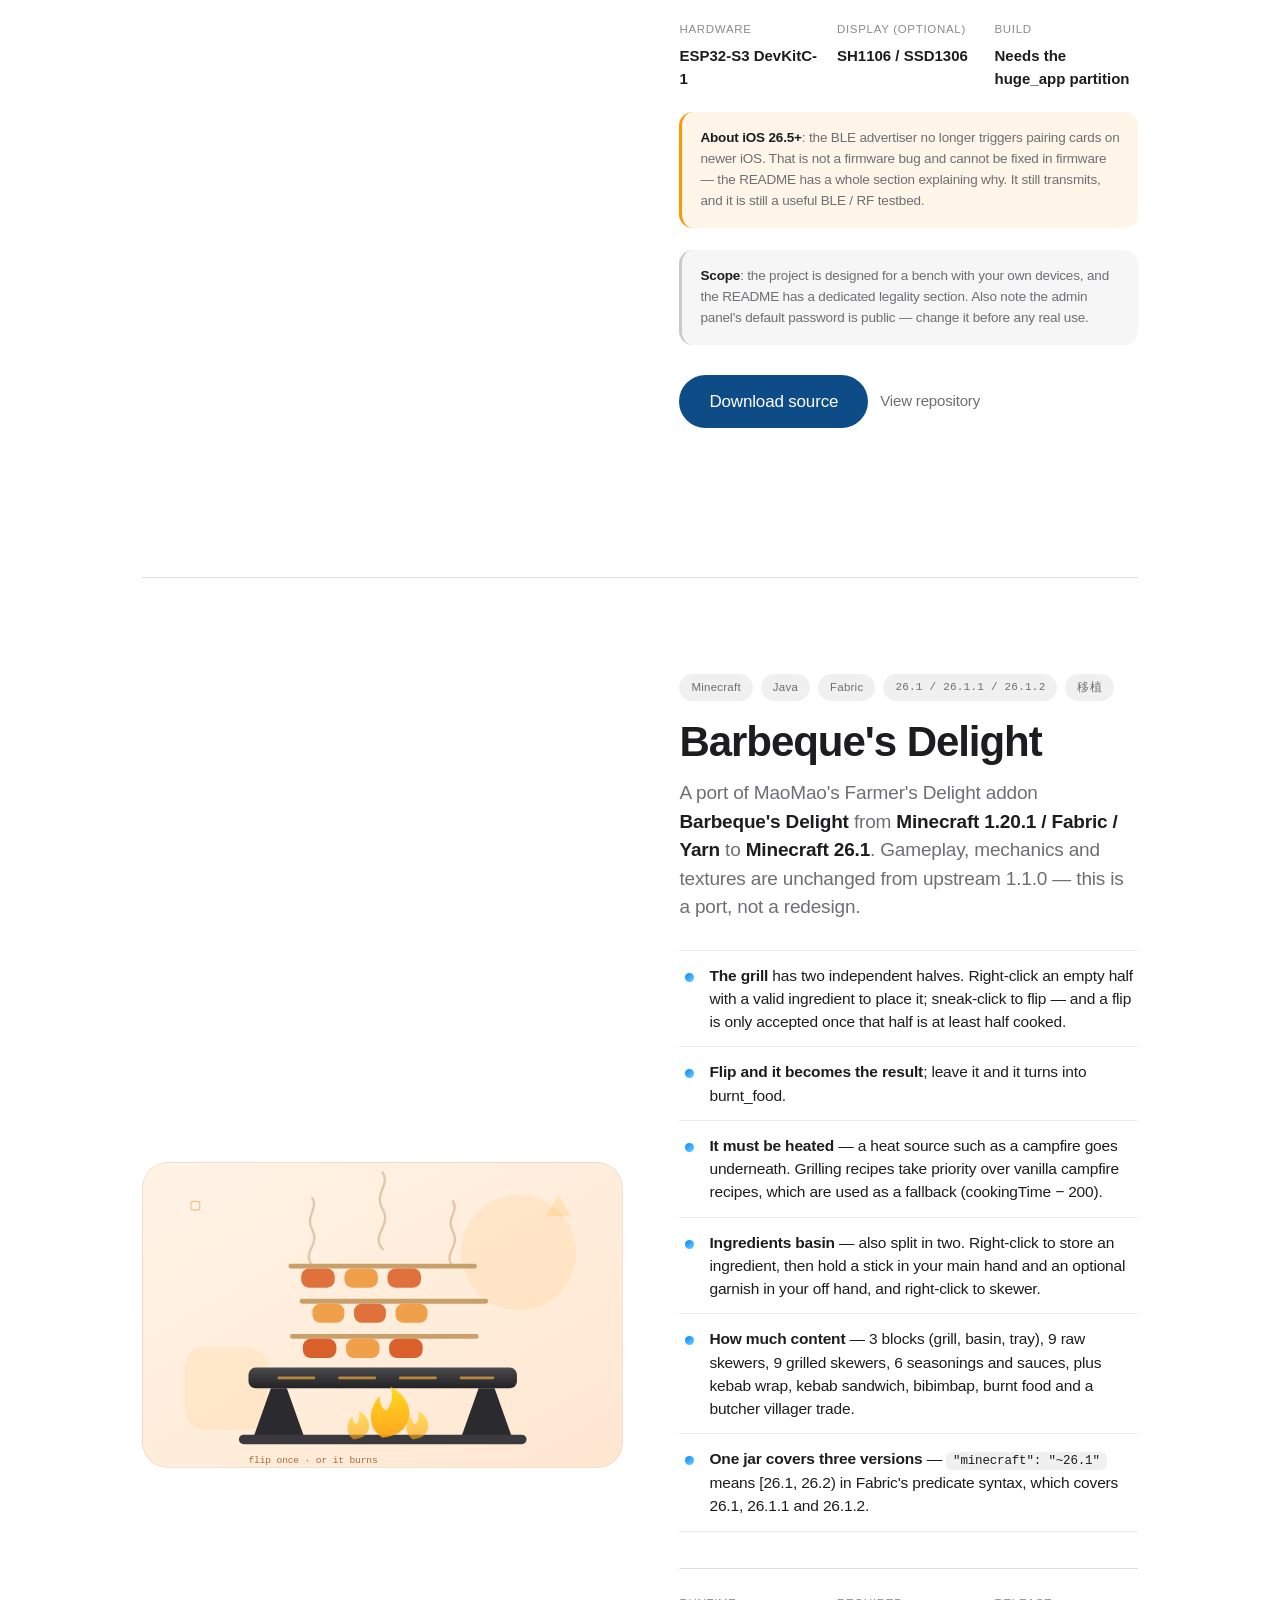
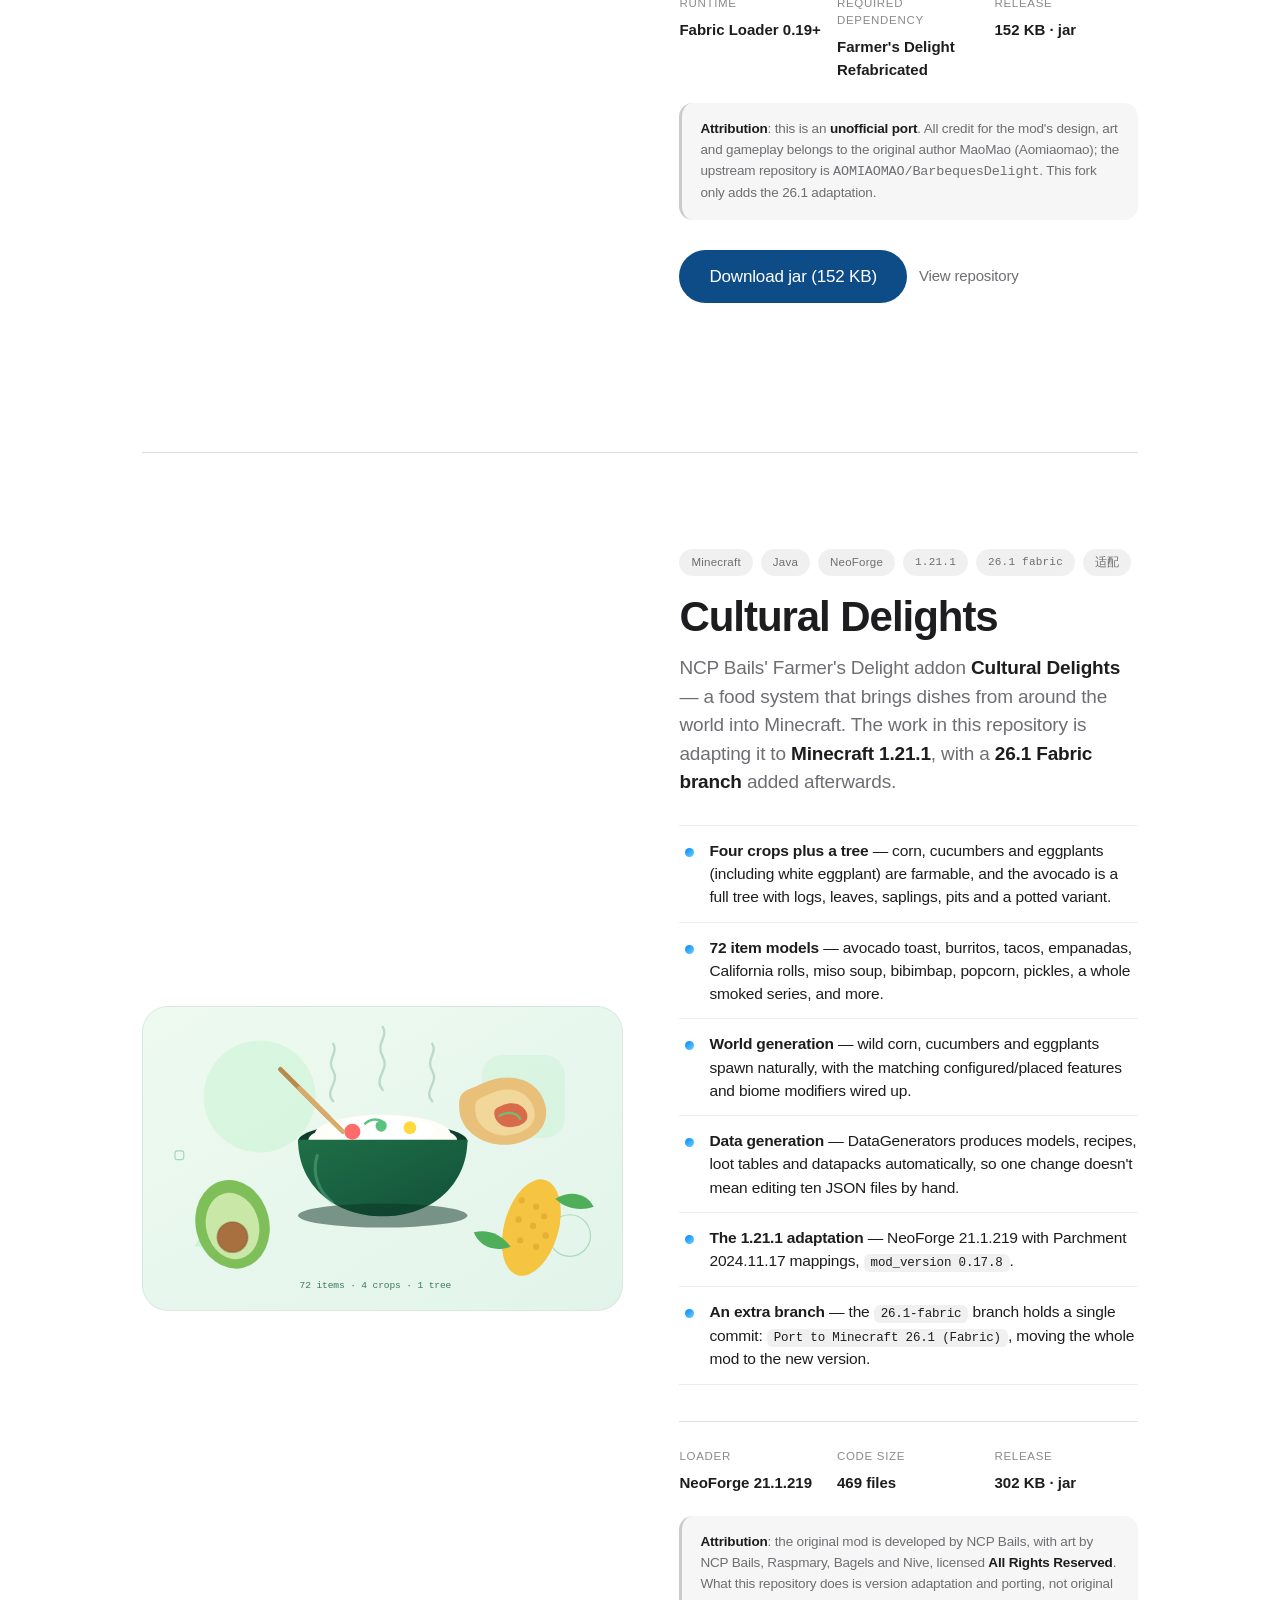
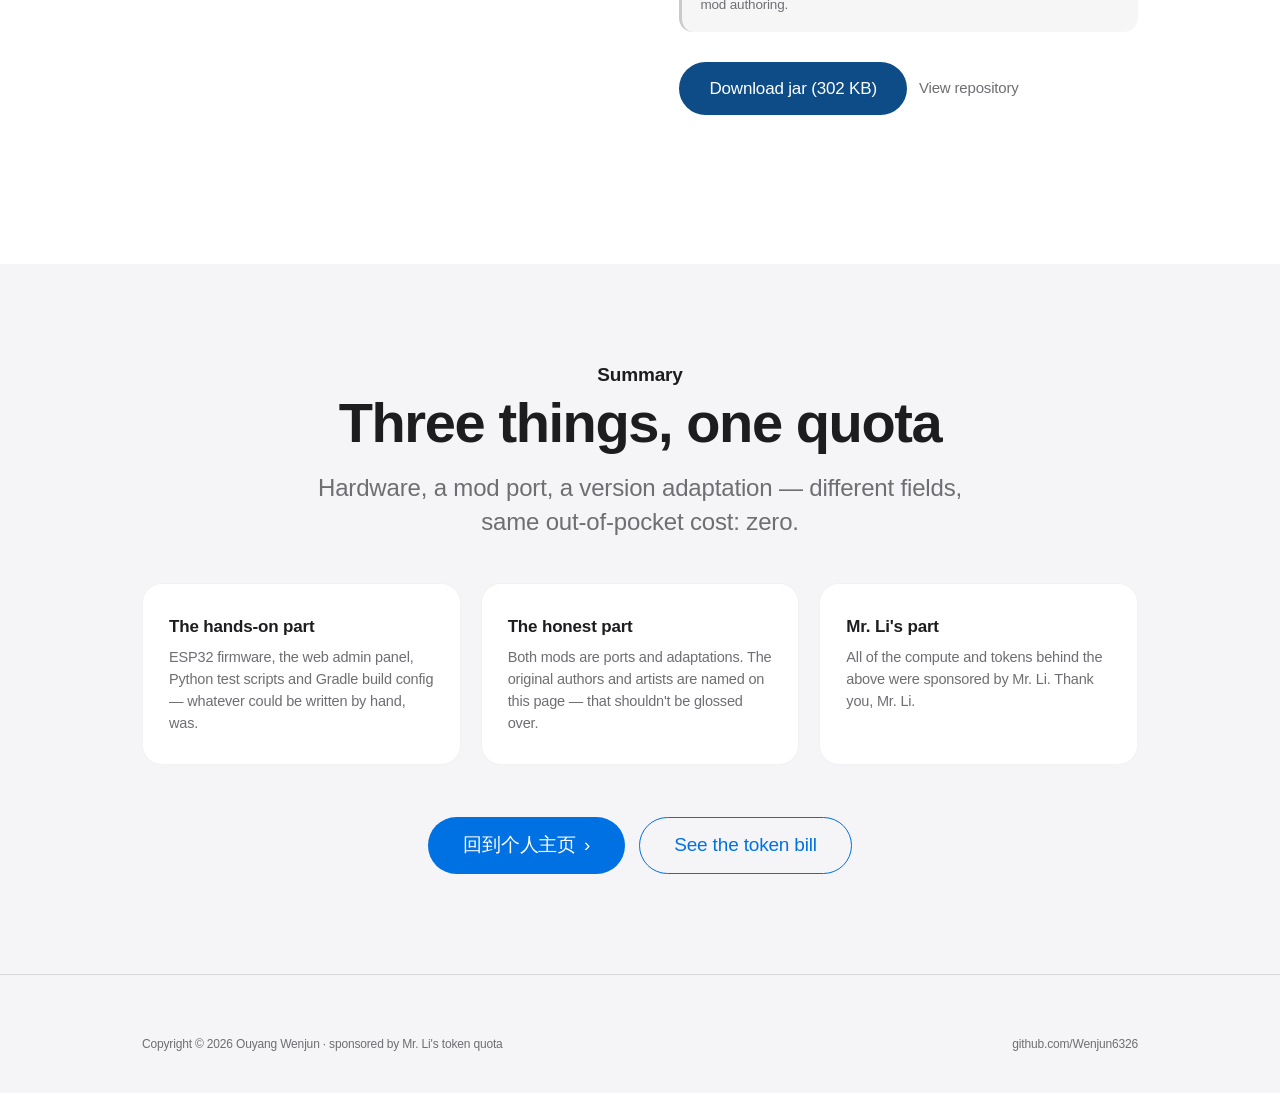
<file: projects/index.html>
<!DOCTYPE html>
<html><head>
<meta charset="UTF-8">
<meta name="viewport" content="width=device-width, initial-scale=1">
<meta name="theme-color" content="#f5f5f7">
<script>
/* 尽早决定主题与语言，避免首屏闪烁 */
(function(){
  try{
    var d=document.documentElement, p=localStorage.getItem("wenjun.theme")||"auto";
    var dark = p==="dark" || (p==="auto" && window.matchMedia && matchMedia("(prefers-color-scheme: dark)").matches);
    d.setAttribute("data-theme", dark?"dark":"light");
    if(dark){var m=document.querySelector('meta[name="theme-color"]'); if(m) m.setAttribute("content","#000000");}
    var l=localStorage.getItem("wenjun.lang");
    if(!l) l=(navigator.language||"zh").toLowerCase().indexOf("zh")===0?"zh":"en";
    d.setAttribute("lang", l==="en"?"en":"zh-CN");
  }catch(e){}
})();
</script>
<meta name="description" content="用李老师的 Token 额度做的三个项目：ESP32-S3 WiFi/BLE 无线测试平台、Barbeque's Delight 与 Cultural Delights 的 Minecraft 移植。">
<title>项目 — 用李老师的额度做的 · 欧阳文钧</title>
<!-- i18n -->
<meta name="i18n-title" data-zh="项目 — 用李老师的额度做的 · 欧阳文钧" data-en="Projects — built with Mr. Li's quota · Ouyang Wenjun">
<meta name="description" content="用李老师的 Token 额度做的三个项目：ESP32-S3 WiFi/BLE 无线测试平台、Barbeque's Delight 与 Cultural Delights 的 Minecraft 移植。" data-en="Three projects built with Mr. Li's token quota: an ESP32-S3 WiFi/BLE wireless testbed, plus Minecraft ports of Barbeque's Delight and Cultural Delights.">
<link rel="stylesheet" href="../styles.css?v=20261007e">
<script src="../assets/i18n-dict.js?v=20261007e"></script>
<script src="../assets/i18n-theme.js?v=20261007e"></script>
</head>
<body>

<nav id="nav">
  <div class="inner">
    <a class="brand" href="../index.html">欧阳文钧</a>
    <div class="links">
      <a href="../index.html" data-i18n-key="nav.homeFull">首页 · 个人主页</a>
      <a href="index.html" class="on" data-i18n-key="nav.projects">项目</a>
      <a href="../index.html#tokens" data-i18n-key="nav.tokens">Token</a>
      <a href="https://github.com/Wenjun6326" target="_blank" rel="noopener noreferrer">GitHub</a>
    <div class="nav-tools">
      <button class="tool-btn lang-toggle" id="langToggle" type="button" aria-label="Switch to English">
        <span class="lg lg-zh">中文</span><span class="lg lg-en">EN</span>
      </button>
      <button class="tool-btn theme-toggle" id="themeToggle" type="button" aria-label="切换到深色模式">
        <svg class="ic-sun" viewBox="0 0 24 24" aria-hidden="true"><circle cx="12" cy="12" r="4.2"></circle><path d="M12 2.6v2.2M12 19.2v2.2M4.2 4.2l1.6 1.6M18.2 18.2l1.6 1.6M2.6 12h2.2M19.2 12h2.2M4.2 19.8l1.6-1.6M18.2 5.8l1.6-1.6"></path></svg>
        <svg class="ic-moon" viewBox="0 0 24 24" aria-hidden="true"><path d="M20 14.4A8.4 8.4 0 0 1 9.6 4a8.4 8.4 0 1 0 10.4 10.4Z"></path></svg>
      </button>
    </div>

    </div>
  </div>
</nav>

<main>

  <!-- ================= 页头 ================= -->
  <section id="projects-hero">
    <div class="wrap center">
      <a class="back-link" href="../index.html" data-i18n-key="proj.back">返回首页</a>
      <p class="eyebrow reveal" data-i18n-key="proj.eyebrow">项目</p>
      <h1 class="big reveal d1" style="font-size:clamp(34px,6.4vw,64px)" data-i18n-key="proj.title">用额度换来的三个东西</h1>
      <p class="lead reveal d2" data-i18n-html-key="proj.lead">
        一个跑在硬件上的无线测试平台，两个 Minecraft 模组移植。<br>
        全部由李老师的 Token 额度赞助 —— <b style="color:var(--ink)">自费 0 元</b>。
      </p>
      <div class="btns reveal d3">
        <a class="btn btn-solid" href="#esp32" data-i18n-key="proj.jump1">ESP32 平台</a>
        <a class="btn btn-ghost" href="#bbq" data-i18n-key="proj.jump2">烤肉模组</a>
        <a class="btn btn-ghost" href="#cultural" data-i18n-key="proj.jump3">文化美食模组</a>
      </div>
    </div>
  </section>

  <!-- 项目索引 -->
  <div class="p-nav">
    <div class="inner">
      <a href="#esp32">① ESP32-S3 无线测试平台</a>
      <a href="#bbq">② Barbeque's Delight</a>
      <a href="#cultural">③ Cultural Delights</a>
    </div>
  </div>

  <div class="wrap">

    <!-- =========================================================
         项目 1 — ESP32
         ========================================================= -->
    <article class="project" id="esp32">
      <div class="head">
        <div class="art">
          <svg viewBox="0 0 600 380" role="img" aria-label="ESP32-S3 开发板示意图：天线、芯片、引脚，向外发出 WiFi 与 BLE 信号">
            <defs>
              <linearGradient id="gBoard" x1="0" y1="0" x2="1" y2="1">
                <stop offset="0" stop-color="#123a72"></stop><stop offset="1" stop-color="#0a2143"></stop>
              </linearGradient>
              <linearGradient id="gChip" x1="0" y1="0" x2="1" y2="1">
                <stop offset="0" stop-color="#9fb6cf"></stop><stop offset="1" stop-color="#6d859e"></stop>
              </linearGradient>
              <linearGradient id="gWave" x1="0" y1="0" x2="1" y2="0">
                <stop offset="0" stop-color="#0a84ff"></stop><stop offset="1" stop-color="#64d2ff"></stop>
              </linearGradient>
            </defs>

            <!-- 背景几何 -->
            <circle cx="150" cy="118" r="64" fill="#0a84ff" opacity=".07"></circle>
            <rect x="418" y="222" width="112" height="112" rx="26" fill="#5b8cff" opacity=".08"></rect>
            <rect x="60" y="28" width="12" height="12" rx="3" fill="none" stroke="#0a84ff" stroke-width="1.4" opacity=".35"></rect>
            <rect x="536" y="52" width="12" height="12" rx="3" fill="none" stroke="#0a84ff" stroke-width="1.4" opacity=".35"></rect>

            <!-- WiFi 同心弧 -->
            <g class="wifi">
              <path d="M40 320a216 216 0 0 1 152-63" fill="none" stroke="url(#gWave)" stroke-width="3.4" stroke-linecap="round" class="wave w1"></path>
              <path d="M40 320a156 156 0 0 1 110-46" fill="none" stroke="url(#gWave)" stroke-width="3.4" stroke-linecap="round" class="wave w2"></path>
              <path d="M40 320a98 98 0 0 1 69-29" fill="none" stroke="url(#gWave)" stroke-width="3.4" stroke-linecap="round" class="wave w3"></path>
              <circle cx="40" cy="320" r="6.5" fill="#0a84ff"></circle>
            </g>
            <text x="48" y="352" fill="#5b7fa6" font-size="13" font-family="ui-monospace,Menlo,Consolas,monospace">TEST_1101</text>

            <!-- 开发板 -->
            <g class="board">
              <rect x="214" y="104" width="212" height="182" rx="16" fill="url(#gBoard)"></rect>
              <rect x="214" y="104" width="212" height="182" rx="16" fill="none" stroke="#4a86c8" stroke-width="1.2" opacity=".5"></rect>
              <!-- 天线 -->
              <rect x="236" y="124" width="78" height="17" rx="4" fill="none" stroke="#64d2ff" stroke-width="1.5" opacity=".85"></rect>
              <path d="M240 140v-6h8v6h8v-6h8v6h8v-6h8v6h8v-6h8v6h8" fill="none" stroke="#64d2ff" stroke-width="1.2" opacity=".6"></path>
              <!-- 主芯片 -->
              <rect x="232" y="176" width="88" height="72" rx="8" fill="url(#gChip)"></rect>
              <rect x="244" y="192" width="64" height="40" rx="5" fill="#2b3d52" opacity=".65"></rect>
              <text x="248" y="216" fill="#9fe3ff" font-size="11" font-family="ui-monospace,Menlo,Consolas,monospace">ESP32-S3</text>
              <!-- 元件 -->
              <rect x="340" y="130" width="30" height="22" rx="4" fill="#1b3a63"></rect>
              <rect x="382" y="130" width="20" height="22" rx="4" fill="#1b3a63"></rect>
              <circle cx="350" cy="188" r="10" fill="#1b3a63" stroke="#4a86c8" stroke-width="1" opacity=".8"></circle>
              <rect x="340" y="212" width="66" height="26" rx="5" fill="#1b3a63"></rect>
              <circle cx="402" cy="262" r="9" fill="#ff453a" opacity=".85"></circle>
              <text x="392" y="278" fill="#ff8a80" font-size="9">3V3</text>
              <!-- 引脚 -->
              <g class="pins" fill="#7fb4e6" opacity=".9">
                <rect x="222" y="140" width="16" height="6" rx="2"></rect><rect x="222" y="158" width="16" height="6" rx="2"></rect>
                <rect x="222" y="176" width="16" height="6" rx="2"></rect><rect x="222" y="194" width="16" height="6" rx="2"></rect>
                <rect x="222" y="212" width="16" height="6" rx="2"></rect><rect x="222" y="230" width="16" height="6" rx="2"></rect>
                <rect x="222" y="248" width="16" height="6" rx="2"></rect>
                <rect x="402" y="230" width="16" height="6" rx="2"></rect><rect x="402" y="248" width="16" height="6" rx="2"></rect>
              </g>
              <!-- OLED 小板 -->
              <rect x="356" y="252" width="62" height="24" rx="4" fill="#05070d" stroke="#4a86c8" stroke-width="1"></rect>
              <text x="362" y="269" fill="#64d2ff" font-size="9" font-family="ui-monospace,Menlo,Consolas,monospace">128×64</text>
            </g>

            <!-- BLE 广播 -->
            <g class="ble">
              <circle cx="470" cy="118" r="9" fill="none" stroke="#5b8cff" stroke-width="3.2"></circle>
              <circle cx="470" cy="118" r="22" fill="none" stroke="#5b8cff" stroke-width="2.4" opacity=".6"></circle>
              <circle cx="470" cy="118" r="38" fill="none" stroke="#5b8cff" stroke-width="1.8" opacity=".32"></circle>
              <text x="500" y="102" fill="#7f9ecf" font-size="11" font-family="ui-monospace,Menlo,Consolas,monospace">BLE 3dBm</text>
            </g>
          </svg>
        </div>

        <div>
          <div class="tags">
            <span class="tag">ESP32-S3</span>
            <span class="tag">C++ / Arduino</span>
            <span class="tag">NimBLE</span>
            <span class="tag mono">core 3.3.12</span>
            <span class="tag">硬件</span>
          </div>
          <h2 class="p-title" data-i18n-key="p1.title">ESP32-S3 无线测试平台</h2>
          <p class="p-sum" data-i18n-key="p1.sum">
            一个跑在单块 ESP32-S3 上的独立测试平台，一半做 WiFi 监听，一半做 BLE 广播。
            不接电脑也能用 —— 插上任意 USB 充电器，连它的热点就能打开网页界面。
          </p>
          <ul class="highlights">
            <li data-i18n-html-key="p1.h1"><b>自带热点的 WiFi 监听</b>：起一个开放式 AP，跑真实的 DHCP 与 DNS 劫持，被动抓取接入设备的 802.11 帧</li>
            <li data-i18n-html-key="p1.h2"><b>解码全在设备端完成</b>：DNS 查询、HTTP Host、<code>TLS SNI</code>、DHCP 租约、ARP、ICMP、关联过程，不需要上位机</li>
            <li data-i18n-html-key="p1.h3"><b>BLE 近场配对广播器</b>：按 300ms 一发轮流播 Apple Continuity 广播模板，带管理员开关和硬性 60 秒自动关闭</li>
            <li data-i18n-html-key="p1.h4"><b>发射功率可调</b>：3 / 0 / 6 / 9 / −3 / −9 dBm 实时切换，默认 3 dBm；串口还能开 verbose 打印每一个发出的包</li>
            <li data-i18n-html-key="p1.h5"><b>双语管理面板</b>：首次访问跟随浏览器语言，<code>EN / 中文</code> 可切换并记忆；另有 JSON 接口与可下载的日志</li>
            <li data-i18n-html-key="p1.h6"><b>整条工具链自带</b>：仓库内置 <code>arduino-cli</code>、编译上传脚本、PC 端监听工具和一整套测试脚本</li>
          </ul>

          <div class="facts">
            <div class="fact"><div class="fk" data-i18n-key="p1.f1k">硬件</div><div class="fv" data-i18n-key="p1.f1v">ESP32-S3 DevKitC-1<small>16MB Flash · chip rev 2 · CH343</small></div></div>
            <div class="fact"><div class="fk" data-i18n-key="p1.f2k">屏幕（可选）</div><div class="fv" data-i18n-key="p1.f2v">SH1106 / SSD1306<small>128×64 I²C · SDA 4 / SCL 5</small></div></div>
            <div class="fact"><div class="fk" data-i18n-key="p1.f3k">构建</div><div class="fv" data-i18n-key="p1.f3v">需要 huge_app 分区<small>固件约 1.24MB，标准槽 1.25MB</small></div></div>
          </div>

          <p class="note-line warn" data-i18n-html-key="p1.note1">
            <b>关于 iOS 26.5+</b>：BLE 广播器在新版 iOS 上不再弹出配对卡片。这不是固件 bug，
            也无法在固件层修复 —— README 里用一整节解释了原因。它依然在发射，依然是一个好用的 BLE / 射频测试台。
          </p>
          <p class="note-line" data-i18n-html-key="p1.note2">
            <b>使用边界</b>：该项目按「工作台 + 自己的设备」设计，README 有专门的合规章节。
            另外管理面板的默认口令是公开的，真拿去用请务必先改掉。
          </p>

          <div class="dl-row">
            <a class="btn-download" data-download="https://github.com/Wenjun6326/WiFiSniffer-BLE-Advertiser-ESP32/archive/refs/tags/v1.0.0.zip" download="WiFiSniffer-BLE-Advertiser-ESP32-v1.0.0.zip" data-dl-key="p1.dlName" href="#" data-i18n-key="p1.dl">
              <span class="spin"></span>
              <svg class="dl-ico" viewBox="0 0 24 24" aria-hidden="true"><path d="M12 4v11m0 0 4.5-4.5M12 15l-4.5-4.5M5 19h14"></path></svg>
              下载源码（zip · 约 17 MB）
            </a>
            <a class="repo-link" href="https://github.com/Wenjun6326/WiFiSniffer-BLE-Advertiser-ESP32" target="_blank" rel="noopener noreferrer" data-i18n-key="p1.repo">
              <svg viewBox="0 0 16 16" aria-hidden="true"><path d="M8 0C3.58 0 0 3.58 0 8c0 3.54 2.29 6.53 5.47 7.59.4.07.55-.17.55-.38 0-.19-.01-.82-.01-1.49-2.01.37-2.53-.49-2.69-.94-.09-.23-.48-.94-.82-1.13-.28-.15-.68-.52-.01-.53.63-.01 1.08.58 1.23.82.72 1.21 1.87.87 2.33.66.07-.52.28-.87.51-1.07-1.78-.2-3.64-.89-3.64-3.95 0-.87.31-1.59.82-2.15-.08-.2-.36-1.02.08-2.12 0 0 .67-.21 2.2.82.64-.18 1.32-.27 2-.27s1.36.09 2 .27c1.53-1.04 2.2-.82 2.2-.82.44 1.1.16 1.92.08 2.12.51.56.82 1.27.82 2.15 0 3.07-1.87 3.75-3.65 3.95.29.25.54.73.54 1.48 0 1.07-.01 1.93-.01 2.2 0 .21.15.46.55.38A8.01 8.01 0 0 0 16 8c0-4.42-3.58-8-8-8Z"></path></svg>
              查看仓库
            </a>
          <p class="dl-hint"></p></div>
        </div>
      </div>
    </article>

    <!-- =========================================================
         项目 2 — Barbeque's Delight
         ========================================================= -->
    <article class="project" id="bbq">
      <div class="head flip">
        <div class="art art-food">
          <svg viewBox="0 0 600 380" role="img" aria-label="烧烤架示意图：三串肉串、加热的炉火与升起的烟">
            <defs>
              <linearGradient id="gGrill" x1="0" y1="0" x2="0" y2="1">
                <stop offset="0" stop-color="#4a4a4d"></stop><stop offset="1" stop-color="#232326"></stop>
              </linearGradient>
              <linearGradient id="gFire" x1="0" y1="1" x2="0" y2="0">
                <stop offset="0" stop-color="#ff9f0a"></stop><stop offset="1" stop-color="#ffd60a"></stop>
              </linearGradient>
            </defs>

            <!-- 背景几何 -->
            <circle cx="470" cy="112" r="72" fill="#ff9f0a" opacity=".1"></circle>
            <rect x="52" y="230" width="104" height="104" rx="26" fill="#ff9f0a" opacity=".09"></rect>
            <path d="M520 40l16 27h-32z" fill="#ff9f0a" opacity=".16"></path>
            <rect x="60" y="48" width="11" height="11" rx="3" fill="none" stroke="#d97a06" stroke-width="1.4" opacity=".4"></rect>

            <!-- 烟 -->
            <g class="smoke" fill="none" stroke="#b98a5a" stroke-width="3" stroke-linecap="round" opacity=".4">
              <path class="s1" d="M212 128c-14-16 10-26 0-44s8-26 0-40"></path>
              <path class="s2" d="M300 108c-16-18 12-30 0-50s10-30 0-46"></path>
              <path class="s3" d="M388 130c-14-16 10-26 0-44s8-24 0-38"></path>
            </g>

            <!-- 三根签子 -->
            <g class="skewers">
              <g class="skew sk1">
                <rect x="182" y="126" width="236" height="6" rx="3" fill="#c9a06a"></rect>
                <rect x="198" y="132" width="42" height="24" rx="10" fill="#e0703c"></rect>
                <rect x="252" y="132" width="42" height="24" rx="10" fill="#f0a04b"></rect>
                <rect x="306" y="132" width="42" height="24" rx="10" fill="#e0703c"></rect>
              </g>
              <g class="skew sk2">
                <rect x="196" y="170" width="236" height="6" rx="3" fill="#c9a06a"></rect>
                <rect x="212" y="176" width="40" height="24" rx="10" fill="#f0a04b"></rect>
                <rect x="264" y="176" width="40" height="24" rx="10" fill="#e0703c"></rect>
                <rect x="316" y="176" width="40" height="24" rx="10" fill="#f0a04b"></rect>
              </g>
              <g class="skew sk3">
                <rect x="184" y="214" width="236" height="6" rx="3" fill="#c9a06a"></rect>
                <rect x="200" y="220" width="42" height="24" rx="10" fill="#d95f2b"></rect>
                <rect x="254" y="220" width="42" height="24" rx="10" fill="#f0a04b"></rect>
                <rect x="308" y="220" width="42" height="24" rx="10" fill="#d95f2b"></rect>
              </g>
            </g>

            <!-- 烤炉 -->
            <g class="grill">
              <rect x="132" y="256" width="336" height="26" rx="9" fill="url(#gGrill)"></rect>
              <g stroke="#ffb340" stroke-width="3.4" stroke-linecap="round" opacity=".65">
                <path d="M170 269h44M246 269h44M322 269h44M398 269h40"></path>
              </g>
              <path d="M160 282h20l22 62h-64z" fill="#2b2b2f"></path>
              <path d="M420 282h20l22 62h-64z" fill="#2b2b2f"></path>
              <rect x="120" y="340" width="360" height="12" rx="6" fill="#3a3a3e"></rect>
              <!-- 炉火 -->
              <g class="fire">
                <path class="f1" d="M300 344c-22-14-16-40-4-52 0 14 8 18 8 18s12-10 6-30c22 12 30 34 18 50-8 11-20 12-28 14z" fill="url(#gFire)" opacity=".9"></path>
                <path class="f2" d="M264 346c-12-8-9-22-2-29 0 8 5 10 5 10s6-6 3-17c12 7 17 19 10 28-4 6-11 7-16 8z" fill="url(#gFire)" opacity=".62"></path>
                <path class="f3" d="M338 346c-12-8-9-22-2-29 0 8 5 10 5 10s6-6 3-17c12 7 17 19 10 28-4 6-11 7-16 8z" fill="url(#gFire)" opacity=".62"></path>
              </g>
            </g>

            <text x="132" y="376" fill="#a86a3a" font-size="12" font-family="ui-monospace,Menlo,Consolas,monospace">flip once · or it burns</text>
          </svg>
        </div>

        <div>
          <div class="tags">
            <span class="tag">Minecraft</span>
            <span class="tag">Java</span>
            <span class="tag">Fabric</span>
            <span class="tag mono">26.1 / 26.1.1 / 26.1.2</span>
            <span class="tag">移植</span>
          </div>
          <h2 class="p-title" data-i18n-key="p2.title">Barbeque's Delight</h2>
          <p class="p-sum" data-i18n-html-key="p2.sum">
            把 MaoMao 的 Farmer's Delight 附属模组《Barbeque's Delight》从
            <b style="color:var(--ink)">Minecraft 1.20.1 / Fabric / Yarn</b> 移植到
            <b style="color:var(--ink)">Minecraft 26.1</b>。玩法、机制与贴图与原版 1.1.0 保持一致 ——
            这是移植，不是重做。
          </p>
          <ul class="highlights">
            <li data-i18n-html-key="p2.h1"><b>烤架（Grill）</b>：左右两半各自独立。空手右键放食材，潜行右键翻面 —— 但只有至少半熟时才接受翻面</li>
            <li data-i18n-html-key="p2.h2"><b>翻面即成品，不翻就烤糊</b>：翻面后烤成配方产物，放着不管会变成 <code>burnt_food</code></li>
            <li data-i18n-html-key="p2.h3"><b>必须加热</b>：下方需要热源（比如营火）。烧烤配方优先于原版营火配方，后者作为兜底（<code>cookingTime − 200</code>）</li>
            <li data-i18n-html-key="p2.h4"><b>食材盆（Ingredients Basin）</b>：同样分两半，右键存放食材，主手持木棍、副手可加配料，右键串成串</li>
            <li data-i18n-html-key="p2.h5"><b>内容规模</b>：3 种方块（烤架 / 食材盆 / 托盘）、9 种生串、9 种烤串、6 种调味粉与酱料，外加卷饼、三明治、石锅拌饭与烤肉村民交易</li>
            <li data-i18n-html-key="p2.h6"><b>一个 jar 覆盖三个版本</b>：<code>"minecraft": "~26.1"</code> 在 Fabric 语义下等于 <code>[26.1, 26.2)</code>，正好覆盖 26.1 / 26.1.1 / 26.1.2</li>
          </ul>

          <div class="facts">
            <div class="fact"><div class="fk" data-i18n-key="p2.f1k">运行环境</div><div class="fv" data-i18n-key="p2.f1v">Fabric Loader 0.19+<small>Java 25 或更新</small></div></div>
            <div class="fact"><div class="fk" data-i18n-key="p2.f2k">前置依赖</div><div class="fv" data-i18n-key="p2.f2v">Farmer's Delight Refabricated<small>26.1-3.6.0+ · 不随包附带</small></div></div>
            <div class="fact"><div class="fk" data-i18n-key="p2.f3k">发行版</div><div class="fv" data-i18n-key="p2.f3v">152 KB · jar<small>tag v1.1.0-fabric+26.1mc</small></div></div>
          </div>

          <p class="note-line" data-i18n-html-key="p2.note">
            <b>版权说明</b>：这是<b>非官方移植</b>。模组的设计、美术与玩法版权全部属于原作者
            MaoMao（Aomiaomao），上游仓库为 <code>AOMIAOMAO/BarbequesDelight</code>，
            本仓库只增加了 26.1 的适配部分。
          </p>

          <div class="dl-row">
            <a class="btn-download" data-download="https://github.com/Wenjun6326/BarbequesDelight/releases/download/v1.1.0-fabric%2B26.1mc/barbeques-delight-1.1.0-mc26.1.jar" download="barbeques-delight-1.1.0-mc26.1.jar" data-dl-key="p2.dlName" href="#" data-i18n-key="p2.dl">
              <span class="spin"></span>
              <svg class="dl-ico" viewBox="0 0 24 24" aria-hidden="true"><path d="M12 4v11m0 0 4.5-4.5M12 15l-4.5-4.5M5 19h14"></path></svg>
              下载 jar（152 KB）
            </a>
            <a class="repo-link" href="https://github.com/Wenjun6326/BarbequesDelight" target="_blank" rel="noopener noreferrer" data-i18n-key="p2.repo">
              <svg viewBox="0 0 16 16" aria-hidden="true"><path d="M8 0C3.58 0 0 3.58 0 8c0 3.54 2.29 6.53 5.47 7.59.4.07.55-.17.55-.38 0-.19-.01-.82-.01-1.49-2.01.37-2.53-.49-2.69-.94-.09-.23-.48-.94-.82-1.13-.28-.15-.68-.52-.01-.53.63-.01 1.08.58 1.23.82.72 1.21 1.87.87 2.33.66.07-.52.28-.87.51-1.07-1.78-.2-3.64-.89-3.64-3.95 0-.87.31-1.59.82-2.15-.08-.2-.36-1.02.08-2.12 0 0 .67-.21 2.2.82.64-.18 1.32-.27 2-.27s1.36.09 2 .27c1.53-1.04 2.2-.82 2.2-.82.44 1.1.16 1.92.08 2.12.51.56.82 1.27.82 2.15 0 3.07-1.87 3.75-3.65 3.95.29.25.54.73.54 1.48 0 1.07-.01 1.93-.01 2.2 0 .21.15.46.55.38A8.01 8.01 0 0 0 16 8c0-4.42-3.58-8-8-8Z"></path></svg>
              查看仓库
            </a>
          <p class="dl-hint"></p></div>
        </div>
      </div>
    </article>

    <!-- =========================================================
         项目 3 — Cultural Delights
         ========================================================= -->
    <article class="project" id="cultural">
      <div class="head">
        <div class="art art-green">
          <svg viewBox="0 0 600 380" role="img" aria-label="世界风味美食示意图：米饭碗、卷饼、牛油果、玉米与黄瓜">
            <defs>
              <linearGradient id="gBowl" x1="0" y1="0" x2="1" y2="1">
                <stop offset="0" stop-color="#1f6f47"></stop><stop offset="1" stop-color="#12513a"></stop>
              </linearGradient>
              <linearGradient id="gRice" x1="0" y1="0" x2="0" y2="1">
                <stop offset="0" stop-color="#fffdf6"></stop><stop offset="1" stop-color="#e8e2d2"></stop>
              </linearGradient>
            </defs>

            <!-- 背景几何 -->
            <circle cx="146" cy="112" r="70" fill="#30d158" opacity=".1"></circle>
            <rect x="424" y="60" width="104" height="104" rx="26" fill="#30d158" opacity=".08"></rect>
            <path d="M64 300l22-38 22 38z" fill="#30d158" opacity=".13"></path>
            <circle cx="534" cy="286" r="26" fill="none" stroke="#1f9e52" stroke-width="1.5" opacity=".3"></circle>
            <rect x="40" y="180" width="11" height="11" rx="3" fill="none" stroke="#1f9e52" stroke-width="1.4" opacity=".35"></rect>

            <!-- 蒸汽 -->
            <g class="steam" fill="none" stroke="#8fbfa4" stroke-width="3" stroke-linecap="round" opacity=".5">
              <path class="st1" d="M238 118c-12-14 9-23 0-38s7-22 0-34"></path>
              <path class="st2" d="M300 104c-13-16 10-25 0-42s8-24 0-37"></path>
              <path class="st3" d="M362 118c-12-14 9-23 0-38s7-22 0-34"></path>
            </g>

            <!-- 米饭碗 -->
            <g class="bowl">
              <!-- 碗身后沿 -->
              <ellipse cx="300" cy="168" rx="106" ry="24" fill="#0d3d2b"></ellipse>
              <!-- 冒尖的米饭 -->
              <ellipse cx="300" cy="166" rx="93" ry="21" fill="#fffdf7"></ellipse>
              <ellipse cx="300" cy="159" rx="85" ry="24" fill="#fffdf7"></ellipse>
              <ellipse cx="300" cy="154" rx="64" ry="18" fill="#ffffff"></ellipse>
              <!-- 碗身 -->
              <path d="M194 166h212c0 58-47 96-106 96s-106-38-106-96z" fill="url(#gBowl)"></path>
              <path d="M218 186c-7 22 1 44 19 59" fill="none" stroke="#7fd0a4" stroke-width="4" stroke-linecap="round" opacity=".32"></path>
              <ellipse cx="300" cy="261" rx="106" ry="15" fill="#0b3324" opacity=".5"></ellipse>
              <!-- 配菜 -->
              <circle cx="262" cy="156" r="10" fill="#ff6b6b"></circle>
              <circle cx="334" cy="151" r="8" fill="#ffd93d"></circle>
              <circle cx="298" cy="149" r="7" fill="#5ac37e"></circle>
              <path d="M278 146c7-7 18-7 25 0" fill="none" stroke="#5ac37e" stroke-width="3" stroke-linecap="round"></path>
              <!-- 斜插在碗里的筷子 -->
              <g class="chopsticks">
                <path d="M232 138L172 78" stroke="#b98a4e" stroke-width="6" stroke-linecap="round"></path>
                <path d="M250 156L196 102" stroke="#d9ab6a" stroke-width="6" stroke-linecap="round"></path>
              </g>
            </g>

            <!-- 牛油果（左下） -->
            <g class="avo">
              <ellipse cx="112" cy="272" rx="46" ry="56" fill="#7fbf5a" transform="rotate(-14 112 272)"></ellipse>
              <ellipse cx="112" cy="274" rx="33" ry="42" fill="#c9e8a8" transform="rotate(-14 112 274)"></ellipse>
              <circle cx="112" cy="288" r="19" fill="#a9703f"></circle>
              <circle cx="112" cy="288" r="19" fill="none" stroke="#8a5730" stroke-width="2" opacity=".5"></circle>
            </g>

            <!-- 玉米（右下） -->
            <g class="corn">
              <ellipse cx="486" cy="276" rx="34" ry="62" fill="#f5c542" transform="rotate(16 486 276)"></ellipse>
              <g fill="#e0a92c" opacity=".7">
                <circle cx="474" cy="242" r="4"></circle><circle cx="492" cy="250" r="4"></circle>
                <circle cx="470" cy="266" r="4"></circle><circle cx="488" cy="274" r="4"></circle>
                <circle cx="472" cy="292" r="4"></circle><circle cx="492" cy="300" r="4"></circle>
                <circle cx="502" cy="262" r="4"></circle><circle cx="504" cy="286" r="4"></circle>
              </g>
              <path d="M460 300c-22 8-40-2-46-18 18-4 34 2 46 18z" fill="#4fae5a"></path>
              <path d="M516 240c20-12 40-6 48 10-18 6-36 2-48-10z" fill="#4fae5a"></path>
            </g>

            <!-- 卷饼（右上） -->
            <g class="wrap">
              <path d="M424 96c34-16 68-6 78 22s-10 50-42 54-62-16-64-42 6-24 28-34z" fill="#e8c07a"></path>
              <path d="M436 108c22-10 44-4 52 16s-6 32-28 36-42-10-44-28 4-16 20-24z" fill="#f2d79b"></path>
              <path d="M452 122c12-4 24 0 28 10s-4 16-16 18-22-4-24-14 4-10 12-14z" fill="#d96b4a"></path>
              <path d="M446 136c10-6 22-4 26 4" fill="none" stroke="#6fbf73" stroke-width="3" stroke-linecap="round"></path>
            </g>

            <text x="196" y="352" fill="#3f7a58" font-size="12" font-family="ui-monospace,Menlo,Consolas,monospace">72 items · 4 crops · 1 tree</text>
          </svg>
        </div>

        <div>
          <div class="tags">
            <span class="tag">Minecraft</span>
            <span class="tag">Java</span>
            <span class="tag">NeoForge</span>
            <span class="tag mono">1.21.1</span>
            <span class="tag mono">26.1 fabric</span>
            <span class="tag">适配</span>
          </div>
          <h2 class="p-title" data-i18n-key="p3.title">Cultural Delights</h2>
          <p class="p-sum" data-i18n-html-key="p3.sum">
            NCP Bails 的 Farmer's Delight 附属模组《Cultural Delights》——
            一个把世界各地风味食物做进 Minecraft 的食物系统。这个仓库的工作是把它
            <b style="color:var(--ink)">适配到 Minecraft 1.21.1</b>，后续又追加了一个
            <b style="color:var(--ink)">26.1 Fabric 分支</b>。
          </p>
          <ul class="highlights">
            <li data-i18n-html-key="p3.h1"><b>四种作物 + 一棵树</b>：玉米、黄瓜、茄子（含白茄子）可以种，牛油果是完整树木 —— 原木、树叶、树苗、果核、盆栽一应俱全</li>
            <li data-i18n-html-key="p3.h2"><b>72 个物品模型</b>：牛油果吐司、墨西哥卷、塔可、恩潘纳达、加州卷、味噌汤、石锅拌饭、爆米花、腌黄瓜、烟熏系列……</li>
            <li data-i18n-html-key="p3.h3"><b>世界生成</b>：野生的玉米、黄瓜与茄子会自然生成在地图里，配套的 Configured / Placed Feature 与生物群系修饰器都写好了</li>
            <li data-i18n-html-key="p3.h4"><b>数据生成</b>：<code>DataGenerators</code> 负责模型、配方、战利品表与数据包的自动产出，改一处不用手改十份 JSON</li>
            <li data-i18n-html-key="p3.h5"><b>1.21.1 适配内容</b>：NeoForge 21.1.219 + Parchment 2024.11.17 映射，<code>mod_version 0.17.8</code></li>
            <li data-i18n-html-key="p3.h6"><b>额外分支</b>：<code>26.1-fabric</code> 分支上有一个提交 —— <code>Port to Minecraft 26.1 (Fabric)</code>，把整个模组再搬到新版本</li>
          </ul>

          <div class="facts">
            <div class="fact"><div class="fk" data-i18n-key="p3.f1k">加载器</div><div class="fv" data-i18n-key="p3.f1v">NeoForge 21.1.219<small>Minecraft 1.21.1</small></div></div>
            <div class="fact"><div class="fk" data-i18n-key="p3.f2k">代码量</div><div class="fv" data-i18n-key="p3.f2v">469 个文件<small>Java 约 81 KB · 22 个类</small></div></div>
            <div class="fact"><div class="fk" data-i18n-key="p3.f3k">发行版</div><div class="fv" data-i18n-key="p3.f3v">302 KB · jar<small>另有 268 KB sources jar</small></div></div>
          </div>

          <p class="note-line" data-i18n-html-key="p3.note">
            <b>版权说明</b>：原模组由 NCP Bails 开发，美术来自 NCP Bails、Raspmary、Bagels、Nive，
            许可证为 <b>All Rights Reserved</b>。本仓库做的是版本适配与移植工作，不是原创模组。
          </p>

          <div class="dl-row">
            <a class="btn-download" data-download="https://github.com/Wenjun6326/Cultural-Delights-1.21/releases/download/culturaldelight%2B26.1fabric/culturaldelights-0.17.8%2B26.1.jar" download="culturaldelights-0.17.8+26.1.jar" data-dl-key="p3.dlName" href="#" data-i18n-key="p3.dl">
              <span class="spin"></span>
              <svg class="dl-ico" viewBox="0 0 24 24" aria-hidden="true"><path d="M12 4v11m0 0 4.5-4.5M12 15l-4.5-4.5M5 19h14"></path></svg>
              下载 jar（302 KB）
            </a>
            <a class="repo-link" href="https://github.com/Wenjun6326/Cultural-Delights-1.21" target="_blank" rel="noopener noreferrer" data-i18n-key="p3.repo">
              <svg viewBox="0 0 16 16" aria-hidden="true"><path d="M8 0C3.58 0 0 3.58 0 8c0 3.54 2.29 6.53 5.47 7.59.4.07.55-.17.55-.38 0-.19-.01-.82-.01-1.49-2.01.37-2.53-.49-2.69-.94-.09-.23-.48-.94-.82-1.13-.28-.15-.68-.52-.01-.53.63-.01 1.08.58 1.23.82.72 1.21 1.87.87 2.33.66.07-.52.28-.87.51-1.07-1.78-.2-3.64-.89-3.64-3.95 0-.87.31-1.59.82-2.15-.08-.2-.36-1.02.08-2.12 0 0 .67-.21 2.2.82.64-.18 1.32-.27 2-.27s1.36.09 2 .27c1.53-1.04 2.2-.82 2.2-.82.44 1.1.16 1.92.08 2.12.51.56.82 1.27.82 2.15 0 3.07-1.87 3.75-3.65 3.95.29.25.54.73.54 1.48 0 1.07-.01 1.93-.01 2.2 0 .21.15.46.55.38A8.01 8.01 0 0 0 16 8c0-4.42-3.58-8-8-8Z"></path></svg>
              查看仓库
            </a>
          <p class="dl-hint"></p></div>
        </div>
      </div>
    </article>

  </div>

  <!-- ================= 小结 ================= -->
  <section class="summary-band">
    <div class="wrap">
      <div class="center">
        <p class="eyebrow reveal" data-i18n-key="sum.eyebrow">小结</p>
        <h2 class="big reveal d1" data-i18n-key="sum.title">三件事，一个额度</h2>
        <p class="lead reveal d2" data-i18n-key="sum.lead">
          硬件、模组移植、版本适配 —— 领域各不相同，共同点是自费支出都是 0。
        </p>
      </div>
      <div class="grid3">
        <div class="s-card reveal">
          <b data-i18n-key="sum.c1t">动手的部分</b>
          <p data-i18n-key="sum.c1p">ESP32 固件、网页管理面板、Python 测试脚本、Gradle 构建配置，能自己写的都自己写了。</p>
        </div>
        <div class="s-card reveal d1">
          <b data-i18n-key="sum.c2t">诚实标注的部分</b>
          <p data-i18n-key="sum.c2p">两个模组都是移植与适配，原作者与美术作者都写在页面上了 —— 这不该被含糊过去。</p>
        </div>
        <div class="s-card reveal d2">
          <b data-i18n-key="sum.c3t">李老师的部分</b>
          <p data-i18n-key="sum.c3p">以上全部产出的算力与 Token，由李老师赞助。谢谢李老师。</p>
        </div>
      </div>

      <div class="center" style="margin-top:52px">
        <div class="btns">
          <a class="btn btn-solid btn-lg" href="../index.html" data-magnetic="" data-i18n-html-key="sum.cta">回到个人主页 <span class="arr">›</span></a>
          <a class="btn btn-ghost btn-lg" href="../index.html#tokens" data-i18n-key="sum.cta2">看看 Token 账单</a>
        </div>
      </div>
    </div>
  </section>

</main>

<footer>
  <div class="wrap">
    <div class="foot-note" style="border:none;padding-top:0">
      <span data-i18n-key="proj.foot">Copyright © <span data-year="">2026</span> 欧阳文钧 · 本项目由李老师的 Token 额度赞助</span>
      <span><a href="https://github.com/Wenjun6326" target="_blank" rel="noopener noreferrer">github.com/Wenjun6326</a></span>
    </div>
  </div>
</footer>

<style>
/* 插画动效 —— 全部限定在 .art 内，避免与全站通用类名（.wrap/.wave/.bowl…）冲突 */
.art .wave{transform-origin:40px 320px;animation:wavePulse 3.4s var(--ease) infinite;}
.art .w2{animation-delay:.22s;}
.art .w3{animation-delay:.44s;}
@keyframes wavePulse{0%,100%{opacity:.35;}45%{opacity:1;}}
.art .ble circle{transform-origin:470px 118px;animation:blePing 2.8s var(--ease) infinite;}
.art .ble circle:nth-child(2){animation-delay:.3s;}
.art .ble circle:nth-child(3){animation-delay:.6s;}
@keyframes blePing{0%,100%{opacity:.25;transform:scale(.94);}45%{opacity:.9;transform:scale(1.04);}}
.art .board{animation:boardFloat 7s var(--ease) infinite alternate;}
@keyframes boardFloat{from{transform:translateY(-4px);}to{transform:translateY(5px);}}
.art .pins rect{animation:pinBlink 2.6s steps(1,end) infinite;}
.art .pins rect:nth-child(2n){animation-delay:.4s;}
.art .pins rect:nth-child(3n){animation-delay:.9s;}
@keyframes pinBlink{0%,84%{opacity:.9;}85%,100%{opacity:.35;}}

.art .fire .f1,.art .fire .f2,.art .fire .f3{transform-origin:center bottom;animation:flick 1.5s var(--ease) infinite alternate;}
.art .f2{animation-delay:-.5s;} .art .f3{animation-delay:-.9s;}
@keyframes flick{from{transform:scaleY(.9) scaleX(1);opacity:.75;}to{transform:scaleY(1.1) scaleX(.95);opacity:1;}}
.art .smoke path{animation:rise 5s linear infinite;}
.art .s2{animation-delay:-1.7s;} .art .s3{animation-delay:-3.4s;}
@keyframes rise{0%{opacity:0;transform:translateY(14px);}25%{opacity:.5;}100%{opacity:0;transform:translateY(-26px);}}
.art .skew{animation:skewIdle 4.4s var(--ease) infinite alternate;}
.art .sk2{animation-delay:-1.4s;} .art .sk3{animation-delay:-2.8s;}
@keyframes skewIdle{from{transform:translateY(-2.5px);}to{transform:translateY(2.5px);}}

.art .steam path{animation:steamUp 5.4s linear infinite;}
.art .st2{animation-delay:-1.8s;} .art .st3{animation-delay:-3.6s;}
@keyframes steamUp{0%{opacity:0;transform:translateY(16px) scaleY(.9);}30%{opacity:.6;}100%{opacity:0;transform:translateY(-30px) scaleY(1.1);}}
.art .bowl{animation:bowlBreath 6s var(--ease) infinite alternate;transform-origin:300px 200px;}
@keyframes bowlBreath{from{transform:translateY(2px) scale(1);}to{transform:translateY(-3px) scale(1.012);}}
.art .avo{animation:avoBob 5s var(--ease) infinite alternate;transform-origin:112px 272px;}
@keyframes avoBob{from{transform:translateY(-3px) scale(1);}to{transform:translateY(3px) scale(1.02);}}
.art .corn{animation:cornBob 5.6s var(--ease) infinite alternate;transform-origin:486px 276px;}
@keyframes cornBob{from{transform:translateY(3px) scale(1.015);}to{transform:translateY(-3px) scale(0.99);}}
.art .wrap{animation:wrapBob 5.2s var(--ease) infinite alternate;transform-origin:452px 122px;}
@keyframes wrapBob{from{transform:translateY(-3px) scale(0.995);}to{transform:translateY(3px) scale(1.015);}}
@media (prefers-reduced-motion:reduce){
  .art .wave,.art .ble circle,.art .board,.art .pins rect,.art .fire path,.art .smoke path,
  .art .skew,.art .steam path,.art .bowl,.art .avo,.art .corn,.art .wrap{animation:none !important;}
}
</style>

<script src="../app.js?v=20261007e"></script>




</body></html>
</file>
<file: styles.css>
/* =========================================================
   欧阳文钧 · 个人站点 — 共享样式
   参考 apple.com 的排版语言：磨砂导航、巨字、大留白、
   黑白灰交替区块、卡片式规格、克制的动效
   ========================================================= */
:root{
  --ink:#1d1d1f;
  --ink-soft:#6e6e73;
  --paper:#fff;
  --paper-alt:#f5f5f7;
  --line:rgba(0,0,0,.12);
  --line-dark:rgba(255,255,255,.16);
  --accent:#0071e3;
  --accent-hover:#0077ed;
  --w:1040px;
  --ease:cubic-bezier(.22,.61,.36,1);
  --spring:cubic-bezier(.2,.9,.25,1);
  --nav-h:48px;
}

*{box-sizing:border-box;}
html{
  -webkit-text-size-adjust:100%;scroll-behavior:smooth;scroll-padding-top:64px;
  /* 兜底：任何元素溢出都不产生横向滚动条（clip 不会破坏 sticky 与滚动） */
  overflow-x:clip;
  /* 底色跟着页面，避免加载/跳转瞬间露出白底造成闪白 */
  background:var(--paper);
}
body{
  margin:0;background:var(--paper);color:var(--ink);
  font-family:-apple-system,BlinkMacSystemFont,"SF Pro Display","SF Pro Text","Helvetica Neue",
              "PingFang SC","Hiragino Sans GB","Microsoft YaHei",Arial,sans-serif;
  font-size:17px;line-height:1.5;letter-spacing:-.01em;
  -webkit-font-smoothing:antialiased;overflow-x:clip;
}
img{max-width:100%;display:block;}
a{color:inherit;text-decoration:none;}
button{font:inherit;}

/* ============ 导航 ============ */
#nav{
  position:fixed;inset:0 0 auto 0;height:var(--nav-h);z-index:80;
  background:rgba(251,251,253,.72);
  backdrop-filter:saturate(180%) blur(20px);
  -webkit-backdrop-filter:saturate(180%) blur(20px);
  border-bottom:1px solid var(--line);
  view-transition-name:site-nav;
}
#nav .inner{
  max-width:var(--w);height:var(--nav-h);margin:0 auto;padding:0 22px;
  display:flex;align-items:center;gap:28px;
}
/* 显式行高，避免 align-items:center 下按基线对齐造成上下不齐 */
#nav .brand{
  font-size:15px;font-weight:600;letter-spacing:.01em;white-space:nowrap;
  line-height:var(--nav-h);color:var(--ink);
  transition:color .3s var(--ease);
}
#nav .brand:hover{color:var(--accent);}
#nav .links{display:flex;align-items:center;gap:26px;margin-left:auto;}
#nav .links a{
  display:flex;align-items:center;height:var(--nav-h);
  font-size:12.5px;line-height:1;color:var(--ink);opacity:.85;
  transition:color .3s var(--ease),opacity .3s var(--ease);
}
#nav .links a:hover{color:var(--accent);opacity:1;}
#nav .links a.on{color:var(--accent);opacity:1;font-weight:600;}
@media (max-width:734px){ #nav .links{display:none;} }

/* ============ 通用版式 ============ */
.wrap{max-width:var(--w);width:100%;margin:0 auto;padding:0 22px;}
.wrap-narrow{max-width:760px;width:100%;margin:0 auto;padding:0 22px;}
section{padding:100px 0;}
.center{text-align:center;}
.eyebrow{font-size:19px;font-weight:600;line-height:1.2;color:var(--ink);margin:0 0 6px;}
h1.big{font-size:clamp(44px,9vw,88px);line-height:1.04;font-weight:700;letter-spacing:-.03em;margin:0 0 16px;}
h2.big{font-size:clamp(30px,5vw,56px);line-height:1.07;font-weight:700;letter-spacing:-.025em;margin:0 0 18px;}
h3.mid{font-size:clamp(22px,3.2vw,32px);line-height:1.15;font-weight:700;letter-spacing:-.02em;margin:0 0 12px;}
.lead{font-size:clamp(18px,2.2vw,24px);line-height:1.42;color:var(--ink-soft);margin:0 auto;max-width:680px;font-weight:400;}
.body-copy{font-size:17px;color:var(--ink-soft);max-width:680px;margin:0 auto;}
.small{font-size:12px;color:var(--ink-soft);}
.dark{background:#000;color:#f5f5f7;}
.dark .lead,.dark .body-copy,.dark .small{color:#a1a1a6;}
.dark .eyebrow{color:#f5f5f7;}

/* ============ 按钮 ============ */
.btns{display:flex;gap:14px;justify-content:center;flex-wrap:wrap;margin-top:26px;}
.btn{
  display:inline-flex;align-items:center;justify-content:center;gap:8px;
  border-radius:980px;padding:12px 26px;font-size:17px;line-height:1.18;
  cursor:pointer;border:1px solid transparent;
  transition:background .3s var(--ease),color .3s var(--ease),
             border-color .3s var(--ease),transform .18s var(--spring),
             box-shadow .3s var(--ease);
}
.btn:active{transform:scale(.96);}
.btn-solid{background:var(--accent);color:#fff;}
.btn-solid:hover{background:var(--accent-hover);box-shadow:0 10px 26px -12px rgba(0,113,227,.7);}
.btn-ghost{background:transparent;color:var(--accent);border-color:var(--accent);}
.btn-ghost:hover{background:var(--accent);color:#fff;}
.btn-quiet{background:rgba(0,0,0,.06);color:var(--ink);}
.btn-quiet:hover{background:rgba(0,0,0,.1);}
.btn-lg{padding:16px 34px;font-size:19px;}
.btn .arr{transition:transform .35s var(--spring);}
.btn:hover .arr{transform:translateX(4px);}
/* 深色区块里的青色幽灵按钮（带图标） */
.btn-ghost.gh-link{border-color:#64d2ff;color:#64d2ff;}
.btn-ghost.gh-link:hover{background:#64d2ff;color:#001b2b;border-color:#64d2ff;}
.btn-ghost.gh-link .gh-ico{width:16px;height:16px;fill:currentColor;flex:none;}
.link-more{display:inline-flex;align-items:center;gap:6px;color:var(--accent);font-size:17px;margin-top:6px;}
.link-more::after{content:"›";font-size:20px;line-height:1;transition:transform .3s var(--ease);}
.link-more:hover{text-decoration:underline;}
.link-more:hover::after{transform:translateX(4px);}

/* ============ 首屏（首页 / 子页共用） ============ */
#hero{padding:calc(var(--nav-h) + 74px) 0 0;background:var(--paper-alt);overflow:hidden;}
#hero .stage{position:relative;}
#hero .orb{
  position:absolute;left:50%;top:62%;width:min(920px,135vw);aspect-ratio:1;
  transform:translate(-50%,-50%);pointer-events:none;
  background:
    radial-gradient(closest-side,rgba(0,113,227,.22),rgba(0,113,227,0) 68%),
    radial-gradient(closest-side,rgba(94,92,230,.18),rgba(94,92,230,0) 66%);
  filter:blur(22px);
  animation:drift 20s var(--ease) infinite alternate;
}
@keyframes drift{
  from{transform:translate(-50%,-50%) scale(1);}
  to{transform:translate(-46%,-54%) scale(1.14);}
}
#hero .stage > *:not(.orb){position:relative;}
.name-tag{
  display:inline-block;border-radius:980px;padding:6px 16px;
  background:rgba(0,0,0,.05);color:var(--ink-soft);
  font-size:12.5px;letter-spacing:.02em;margin-bottom:20px;font-weight:500;
}
.token-pill{
  display:inline-flex;align-items:center;gap:8px;
  margin:0 0 30px;padding:8px 18px;border-radius:980px;
  background:rgba(0,0,0,.05);font-size:14px;color:var(--ink-soft);
}
.token-pill .dot{
  width:8px;height:8px;border-radius:50%;background:#30d158;
  box-shadow:0 0 0 4px rgba(48,209,88,.18);
}
/* 首屏的 Token 主题句 */
.hero-badge{
  display:inline-flex;align-items:center;gap:9px;
  padding:7px 17px;border-radius:980px;margin-bottom:22px;
  background:rgba(255,255,255,.72);border:1px solid rgba(0,0,0,.07);
  box-shadow:0 6px 18px -12px rgba(0,0,0,.4);
  backdrop-filter:blur(12px);-webkit-backdrop-filter:blur(12px);
  font-size:12.5px;color:var(--ink-soft);
}
.hero-badge .dot{
  width:7px;height:7px;border-radius:50%;background:#30d158;
  box-shadow:0 0 0 4px rgba(48,209,88,.16);
}
.token-line{
  margin:26px auto 0;max-width:680px;
  font-size:clamp(17px,2.1vw,22px);line-height:1.4;
  color:var(--ink-soft);letter-spacing:-.01em;
}
.token-line .thanks{
  font-weight:600;
  background:linear-gradient(100deg,#0a84ff,#5e5ce6 55%,#0a84ff);
  -webkit-background-clip:text;background-clip:text;color:transparent;
}

/* ============ 卡片 / 窗口 ============ */
.card{
  border-radius:24px;background:#fff;border:1px solid rgba(0,0,0,.06);
  box-shadow:0 30px 70px -30px rgba(0,0,0,.35);overflow:hidden;
}
.card .bar{
  display:flex;align-items:center;gap:8px;padding:12px 16px;
  border-bottom:1px solid rgba(0,0,0,.07);background:#fbfbfd;
}
.card .bar i{width:11px;height:11px;border-radius:50%;background:#e2e2e6;display:block;}
.card .bar i:nth-child(1){background:#ff5f57;}
.card .bar i:nth-child(2){background:#febc2e;}
.card .bar i:nth-child(3){background:#28c840;}
.card .bar span{margin-left:8px;font-size:12px;color:var(--ink-soft);}
.card .body{padding:26px 24px 30px;min-height:190px;}
.chat{display:flex;flex-direction:column;gap:12px;}
.bubble{align-self:flex-start;max-width:82%;padding:11px 16px;border-radius:20px;background:#f0f0f3;font-size:15px;line-height:1.42;}
.bubble.me{align-self:flex-end;background:var(--accent);color:#fff;}
.bubble code{
  font-family:"SF Mono",ui-monospace,Menlo,Consolas,monospace;font-size:13px;
  background:rgba(0,0,0,.07);padding:1px 6px;border-radius:6px;
}

/* ============ 数据格 ============ */
#stats{background:var(--paper-alt);}
.grid{display:grid;gap:20px;}
.grid.g4{grid-template-columns:repeat(4,1fr);}
.grid.g3{grid-template-columns:repeat(3,1fr);}
.stat{
  background:#fff;border-radius:20px;padding:34px 26px;text-align:center;
  border:1px solid rgba(0,0,0,.05);
  transition:transform .6s var(--ease),box-shadow .6s var(--ease);
}
.stat:hover{transform:translateY(-6px);box-shadow:0 24px 50px -34px rgba(0,0,0,.36);}
.stat b{display:block;font-size:clamp(34px,4.6vw,46px);line-height:1.05;white-space:nowrap;font-weight:700;letter-spacing:-.03em;margin-bottom:12px;}
.stat b.has-alt,.stat b.deep{color:#12385c;}
.stat b em{font-size:.42em;font-style:normal;font-weight:600;color:#5c7f9e;letter-spacing:0;}
.stat b.grad{
  background:linear-gradient(160deg,#1d1d1f 15%,#3f6fb5 85%);
  -webkit-background-clip:text;background-clip:text;color:transparent;
}
.stat b.grad .magnet.ch{background:inherit;background-clip:inherit;-webkit-background-clip:inherit;}
.stat span{font-size:14px;color:var(--ink-soft);letter-spacing:0;display:block;white-space:nowrap;}
.stat.accent{background:linear-gradient(168deg,#eef6ff,#ffffff 62%);border-color:rgba(0,113,227,.2);}
.stats-note{margin:18px 0 0;font-size:13px;color:var(--ink-soft);letter-spacing:0;}
.stats-note b{color:var(--ink);font-weight:600;}
.hint{margin:20px 0 0;font-size:13px;color:var(--ink-soft);opacity:.85;letter-spacing:0;}

/* ============ 文字磁吸 ============ */
.magnet{display:inline-block;transition:transform .55s var(--spring);will-change:transform;cursor:default;}
.magnet-word{display:inline-block;white-space:nowrap;}
.magnet.ch{display:inline-block;transition:transform .6s var(--spring),color .3s var(--ease);}
.magnet.ch.live{transition:transform .12s linear,color .3s var(--ease);}
.magnet.ch.near{color:#0a84ff;text-shadow:0 0 22px rgba(10,132,255,.28);}
.tile h3 .magnet.ch.near{color:inherit;text-shadow:0 2px 14px rgba(255,255,255,.5);}

/* ============ 爱好磁贴 ============ */
.tiles{display:grid;grid-template-columns:repeat(2,1fr);gap:20px;margin-top:44px;}
.tile{
  border-radius:26px;padding:40px 36px;min-height:330px;
  display:flex;flex-direction:column;justify-content:flex-end;
  position:relative;overflow:hidden;
  transition:transform .6s var(--ease),box-shadow .6s var(--ease);
}
.tile::before{
  content:"";position:absolute;inset:-40% -20% auto -20%;height:120%;
  background:radial-gradient(closest-side,rgba(255,255,255,.65),rgba(255,255,255,0) 72%);
  opacity:.5;pointer-events:none;transition:opacity .6s var(--ease),transform .8s var(--ease);
}
.tile:hover{transform:translateY(-8px);box-shadow:0 30px 66px -36px rgba(0,0,0,.42);}
.tile:hover::before{opacity:.78;transform:translateY(-4%) scale(1.05);}
.tile > *{position:relative;z-index:1;}
.tile .k{font-size:12.5px;letter-spacing:.06em;text-transform:uppercase;opacity:.72;margin-bottom:12px;}
.tile p{margin:0;font-size:16px;line-height:1.45;opacity:.86;max-width:38ch;}
.tile h3{margin-bottom:10px;}
.tile.wide{grid-column:span 2;min-height:360px;}
.t1{background:linear-gradient(148deg,#4fb8ff 0%,#5b8cff 48%,#8b7cff 100%);color:#fff;}
.t2{background:linear-gradient(148deg,#c9f3e6 0%,#a9e3f5 52%,#cfd8ff 100%);color:#123449;}
.t2 .k,.t2 p{opacity:.66;}
.t3{background:linear-gradient(148deg,#fbfdff 0%,#eff3fb 55%,#e6ecfa 100%);color:#1d2b3a;}
.t3 .k,.t3 p{opacity:.6;}
.t4{background:linear-gradient(148deg,#16334f 0%,#1f4e7a 55%,#2f7fb8 100%);color:#f5f9ff;}
.t4 .k,.t4 p{opacity:.78;}
.wide-top{margin-bottom:30px;padding-bottom:26px;border-bottom:1px solid rgba(29,43,58,.1);}
.w-label{font-size:12.5px;letter-spacing:.06em;text-transform:uppercase;opacity:.6;margin-bottom:10px;}
.w-value{position:relative;font-size:clamp(40px,6vw,62px);font-weight:700;line-height:1.1;letter-spacing:-.04em;color:#0d4c86;}
.w-value .digits{display:inline-block;white-space:nowrap;font-variant-numeric:tabular-nums;}
.w-plus{display:inline-block;white-space:nowrap;margin-left:.05em;font-size:1.22em;line-height:1;transform-origin:50% 55%;will-change:transform,color;}
.w-glow{
  position:absolute;left:73%;top:55%;width:500px;height:500px;z-index:-1;
  margin:-250px 0 0 -250px;border-radius:50%;pointer-events:none;opacity:0;
  background:radial-gradient(closest-side,rgba(10,132,255,.65),rgba(80,180,255,.28) 44%,rgba(120,200,255,0) 74%);
  filter:blur(9px);
}
.w-glow.on{animation:wGlow 1.5s var(--ease) forwards;}
@keyframes wGlow{
  0%{opacity:0;transform:scale(.35);}
  30%{opacity:.95;transform:scale(1.04);}
  100%{opacity:0;transform:scale(1.5);}
}
.w-plus.pop{animation:wPop 1.15s var(--spring) forwards;}
@keyframes wPop{
  0%{transform:scale(1);color:#0d4c86;}
  26%{transform:scale(1.78);color:#0071e3;}
  58%{transform:scale(1.56);color:#0071e3;}
  100%{transform:scale(1);color:#0d4c86;}
}
.w-unit{font-size:13.5px;opacity:.6;margin-top:12px;}

/* ============ 配置对比 ============ */
.model-grid{display:grid;grid-template-columns:repeat(3,1fr);gap:20px;margin-top:48px;}
.model{
  background:#fff;border-radius:22px;padding:34px 28px;text-align:center;
  border:1px solid rgba(0,0,0,.07);
  transition:transform .45s var(--ease),box-shadow .45s var(--ease),border-color .45s var(--ease);
}
.model:hover{transform:translateY(-6px);box-shadow:0 30px 60px -34px rgba(0,0,0,.4);}
.model.best{border-color:rgba(0,113,227,.45);box-shadow:0 0 0 3px rgba(0,113,227,.12);}
.model .tagline{font-size:12.5px;color:var(--accent);font-weight:600;letter-spacing:.04em;text-transform:uppercase;margin-bottom:8px;}
.model h3{font-size:24px;font-weight:700;letter-spacing:-.02em;margin:0 0 6px;}
.model .price{font-size:14px;color:var(--ink-soft);margin-bottom:22px;}
.model ul{list-style:none;margin:0 0 26px;padding:0;text-align:left;}
.model li{font-size:15px;padding:11px 0;border-top:1px solid rgba(0,0,0,.08);color:var(--ink);}
.model li:last-child{border-bottom:1px solid rgba(0,0,0,.08);}
.model li.ok::before{content:"✓";color:#30d158;font-weight:700;margin-right:8px;}
.model li.no{color:var(--ink-soft);}
.model li.no::before{content:"—";margin-right:8px;color:var(--ink-soft);}

/* ============ 联系方式卡 ============ */
.contacts{display:grid;grid-template-columns:repeat(3,1fr);gap:16px;max-width:900px;margin:44px auto 0;}
.c-card{
  display:flex;align-items:center;gap:14px;text-align:left;
  padding:22px 24px;border-radius:20px;
  background:rgba(255,255,255,.06);border:1px solid var(--line-dark);
  backdrop-filter:blur(12px);-webkit-backdrop-filter:blur(12px);
  transition:background .4s var(--ease),border-color .4s var(--ease),transform .4s var(--ease);
}
.c-card:hover{background:rgba(255,255,255,.11);border-color:rgba(100,210,255,.5);transform:translateY(-4px);}
.c-card .ico{flex:0 0 40px;width:40px;height:40px;border-radius:13px;display:flex;align-items:center;justify-content:center;background:rgba(255,255,255,.1);}
.c-card .ico svg{width:21px;height:21px;fill:#f5f5f7;}
.c-card .txt{min-width:0;}
.c-card .txt strong{display:block;font-size:15px;font-weight:600;color:#f5f5f7;letter-spacing:0;}
.c-card .txt small{display:block;font-size:12.5px;color:#a1a1a6;margin-top:3px;overflow:hidden;text-overflow:ellipsis;white-space:nowrap;}

/* ============ 页脚 ============ */
footer{background:var(--paper-alt);padding:60px 0 44px;border-top:1px solid var(--line);}
.foot-links{display:grid;grid-template-columns:repeat(5,1fr);gap:24px;padding-bottom:26px;border-bottom:1px solid var(--line);}
.foot-links h4{font-size:12.5px;font-weight:600;margin:0 0 12px;color:var(--ink);}
.foot-links ul{list-style:none;margin:0;padding:0;}
.foot-links li{margin-bottom:9px;}
.foot-links a{font-size:12.5px;color:var(--ink-soft);transition:color .25s var(--ease);}
.foot-links a:hover{color:var(--accent);text-decoration:underline;}
.mail-inline{display:inline-flex;align-items:center;gap:6px;white-space:nowrap;}
.mail-inline .mi{width:12px;height:12px;flex:none;fill:currentColor;opacity:.85;}
.foot-note{display:flex;justify-content:space-between;gap:16px;flex-wrap:wrap;padding-top:22px;font-size:12px;color:var(--ink-soft);}

/* ============ 滚动进场 ============ */
.reveal{opacity:0;transform:translateY(28px);}
.reveal.in{opacity:1;transform:none;transition:opacity .9s var(--ease),transform .9s var(--ease);}
.reveal.d1.in{transition-delay:.08s;}
.reveal.d2.in{transition-delay:.16s;}
.reveal.d3.in{transition-delay:.24s;}

/* =========================================================
   二级页面：项目
   ========================================================= */
#projects-hero{padding:calc(var(--nav-h) + 80px) 0 74px;background:var(--paper-alt);position:relative;overflow:hidden;}
.back-link{
  display:inline-flex;align-items:center;gap:7px;font-size:14px;color:var(--ink-soft);
  margin-bottom:22px;transition:color .3s var(--ease);
}
.back-link::before{content:"‹";font-size:19px;line-height:1;}
.back-link:hover{color:var(--accent);}

.project{
  padding:96px 0;border-top:1px solid var(--line);
  scroll-margin-top:70px;
}
.project:first-of-type{border-top:none;}
.project .head{display:grid;grid-template-columns:1.05fr 1fr;gap:56px;align-items:center;}
.project .head.flip .art{order:-1;}
.project .tags{display:flex;flex-wrap:wrap;gap:8px;margin:0 0 18px;}
.tag{
  font-size:11.5px;letter-spacing:.02em;padding:5px 12px;border-radius:980px;
  background:rgba(0,0,0,.06);color:var(--ink-soft);
}
.tag.mono{font-family:"SF Mono",ui-monospace,Menlo,Consolas,monospace;font-size:11px;}
.project .p-title{font-size:clamp(26px,3.6vw,42px);font-weight:700;letter-spacing:-.025em;line-height:1.1;margin:0 0 14px;}
.project .p-sum{font-size:clamp(16px,1.9vw,19px);color:var(--ink-soft);line-height:1.5;margin:0 0 22px;}
.art{
  border-radius:26px;overflow:hidden;position:relative;
  background:linear-gradient(150deg,#eef4ff,#e7ecf7);
  border:1px solid rgba(0,0,0,.06);
  transition:transform .6s var(--ease),box-shadow .6s var(--ease);
}
.art:hover{transform:translateY(-6px) scale(1.006);box-shadow:0 34px 70px -40px rgba(0,0,0,.45);}
.art svg{display:block;width:100%;height:auto;}
.art.art-food{background:linear-gradient(150deg,#fff3e6,#ffe7d1);}
.art.art-green{background:linear-gradient(150deg,#eefaf0,#e2f4ea);}

.facts{
  display:grid;grid-template-columns:repeat(3,1fr);gap:14px;
  margin:36px 0 0;padding:26px 0 0;border-top:1px solid var(--line);
}
.fact .fk{font-size:11.5px;letter-spacing:.06em;text-transform:uppercase;color:var(--ink-soft);opacity:.8;margin-bottom:7px;}
.fact .fv{font-size:15px;font-weight:600;letter-spacing:0;}
.fact .fv small{display:block;font-weight:400;font-size:12.5px;color:var(--ink-soft);margin-top:3px;}

.highlights{list-style:none;margin:28px 0 0;padding:0;}
.highlights li{
  position:relative;padding:13px 0 13px 30px;font-size:15.5px;color:var(--ink);
  border-bottom:1px solid rgba(0,0,0,.07);
}
.highlights li:first-child{border-top:1px solid rgba(0,0,0,.07);}
.highlights li::before{
  content:"";position:absolute;left:6px;top:22px;width:9px;height:9px;border-radius:50%;
  background:linear-gradient(140deg,#0a84ff,#64d2ff);
}
.highlights li b{font-weight:600;}
.highlights li code{
  font-family:"SF Mono",ui-monospace,Menlo,Consolas,monospace;font-size:12.5px;
  background:rgba(0,0,0,.06);padding:2px 7px;border-radius:6px;
}
.note-line{
  margin:22px 0 0;padding:16px 18px;border-radius:14px;
  background:rgba(0,0,0,.035);border-left:3px solid rgba(0,0,0,.18);
  font-size:13.5px;color:var(--ink-soft);line-height:1.55;
}
.note-line.warn{background:rgba(255,149,0,.09);border-left-color:#ff9500;}
.note-line b{color:var(--ink);}

.dl-row{display:flex;gap:12px;flex-wrap:wrap;align-items:center;margin-top:30px;}
.dl-meta{font-size:12.5px;color:var(--ink-soft);}.btn-download{
  position:relative;overflow:hidden;
  background:#0d4c86;color:#fff;padding:14px 30px;border-radius:980px;
  display:inline-flex;align-items:center;gap:10px;font-size:17px;font-weight:500;
  transition:transform .2s var(--spring),box-shadow .35s var(--ease),background .35s var(--ease);
}
.btn-download:hover{background:#0a3d6e;box-shadow:0 16px 34px -16px rgba(13,76,134,.85);}
.btn-download:active{transform:scale(.965);}
.btn-download svg{width:18px;height:18px;fill:none;stroke:currentColor;stroke-width:1.9;stroke-linecap:round;stroke-linejoin:round;}
.btn-download .spin{
  width:17px;height:17px;border-radius:50%;
  border:2px solid rgba(255,255,255,.35);border-top-color:#fff;
  animation:spin .7s linear infinite;display:none;
}
.btn-download.loading .spin{display:block;}
.btn-download.loading .dl-ico{display:none;}
@keyframes spin{to{transform:rotate(360deg);}}
.btn-download.flying{animation:flyOut .62s var(--ease) forwards;}
@keyframes flyOut{
  0%{transform:scale(1);}
  32%{transform:scale(1.07);box-shadow:0 0 0 0 rgba(10,132,255,.5);}
  100%{transform:scale(1.02);box-shadow:0 0 0 22px rgba(10,132,255,0);}
}
.dl-hint{
  flex:1 0 100%;width:100%;
  font-size:12.5px;color:var(--accent);margin-top:10px;min-height:18px;
  opacity:0;transition:opacity .3s var(--ease);
}
.dl-hint.on{opacity:1;}
.repo-link{
  display:inline-flex;align-items:center;gap:8px;font-size:15px;color:var(--ink-soft);
  transition:color .3s var(--ease);
}
.repo-link:hover{color:var(--accent);}
.repo-link svg{width:16px;height:16px;fill:currentColor;}

/* 章节小结 */
.summary-band{background:var(--paper-alt);}
.summary-band .grid3{display:grid;grid-template-columns:repeat(3,1fr);gap:20px;margin-top:44px;}
.summary-band .s-card{
  background:#fff;border-radius:20px;padding:30px 26px;border:1px solid rgba(0,0,0,.05);
  transition:transform .5s var(--ease),box-shadow .5s var(--ease);
}
.summary-band .s-card:hover{transform:translateY(-6px);box-shadow:0 26px 54px -34px rgba(0,0,0,.36);}
.summary-band .s-card b{display:block;font-size:17px;margin-bottom:8px;}
.summary-band .s-card p{margin:0;font-size:14.5px;color:var(--ink-soft);line-height:1.5;}

/* ============ 项目索引（跳转锚点） ============ */
.p-nav{
  position:sticky;top:var(--nav-h);z-index:60;
  background:rgba(251,251,253,.8);
  backdrop-filter:saturate(180%) blur(20px);
  -webkit-backdrop-filter:saturate(180%) blur(20px);
  border-bottom:1px solid var(--line);
}
.p-nav .inner{
  max-width:var(--w);width:100%;margin:0 auto;padding:10px 22px;
  display:flex;gap:10px;overflow-x:auto;scrollbar-width:none;
}
.p-nav .inner::-webkit-scrollbar{display:none;}
.p-nav a{
  flex:none;font-size:12.5px;padding:7px 15px;border-radius:980px;
  background:rgba(0,0,0,.05);color:var(--ink-soft);white-space:nowrap;
  transition:background .3s var(--ease),color .3s var(--ease);
}
.p-nav a:hover,.p-nav a.on{background:var(--accent);color:#fff;}

/* =========================================================
   响应式
   ========================================================= */
@media (max-width:900px){
  .foot-links{grid-template-columns:repeat(2,1fr);}
  .project .head{grid-template-columns:1fr;gap:34px;}
  .project .head.flip .art{order:0;}
}
@media (max-width:834px){
  section{padding:74px 0;}
  .project{padding:70px 0;}
  .model-grid{grid-template-columns:1fr;}
  .grid.g4{grid-template-columns:repeat(2,1fr);}
  .grid.g3{grid-template-columns:1fr;}
  .tiles{grid-template-columns:1fr;}
  .tile.wide{grid-column:span 1;}
  .contacts{grid-template-columns:1fr;}
  .summary-band .grid3{grid-template-columns:1fr;}
  .facts{grid-template-columns:1fr 1fr;}
}
@media (max-width:430px){
  .stat{padding:26px 14px;}
  .stat b{white-space:normal;font-size:clamp(28px,9vw,38px);}
  .stat b em{font-size:.5em;}
  .stat span{font-size:13px;white-space:normal;}
  .wide-top .w-value{font-size:34px;}
  .facts{grid-template-columns:1fr;}
}

/* ============ 动效降级 ============ */
@media (prefers-reduced-motion:reduce){
  html{scroll-behavior:auto;}
  .reveal{opacity:1 !important;transform:none !important;}
  #hero .orb{animation:none !important;}
}

/* ============ 跨文档视图过渡（丝滑跳转，无闪白） ============ */
@view-transition{navigation:auto;}
/* 背景色跟随页面，避免过渡期间露出白底造成“闪一下” */
::view-transition{background-color:#fbfbfd;}
html[data-theme="dark"]::view-transition{background-color:#0a0a0a;}
::view-transition-old(root),::view-transition-new(root){mix-blend-mode:normal;}
::view-transition-old(root){animation:vtOut .24s var(--ease) both;}
::view-transition-new(root){animation:vtIn .34s var(--ease) both;}
@keyframes vtOut{to{opacity:0;}}
@keyframes vtIn{from{opacity:0;}to{opacity:1;}}
::view-transition-old(site-nav),::view-transition-new(site-nav){animation:none;}
/* 主标题不做独立形变，避免与页面淡入叠加产生闪动 */
@media (prefers-reduced-motion:reduce){
  ::view-transition-old(root),::view-transition-new(root){animation:none !important;}
}

/* =========================================================
   导航右侧工具区：语言切换 + 主题切换
   ========================================================= */
.nav-tools{display:flex;align-items:center;gap:9px;margin-left:auto;padding-left:14px;flex:none;}
#nav .links{margin-left:auto;min-width:0;}

.tool-btn{
  display:inline-flex;align-items:center;justify-content:center;gap:6px;
  height:30px;min-width:30px;padding:0 9px;border-radius:980px;
  background:rgba(0,0,0,.055);border:1px solid transparent;
  color:var(--ink-soft);cursor:pointer;
  transition:background .3s var(--ease),color .3s var(--ease),border-color .3s var(--ease),transform .18s var(--spring);
}
.tool-btn:hover{background:rgba(0,0,0,.1);color:var(--accent);}
.tool-btn:active{transform:scale(.94);}
.tool-btn:focus-visible{outline:2px solid var(--accent);outline-offset:2px;}

/* 语言切换：中文 / EN 双标签，高亮当前语言 */
/* 语言切换：两段等宽并各自居中，中文与英文的视觉位置才对称 */
.lang-toggle{position:relative;width:86px;padding:0 4px;font-size:11.5px;letter-spacing:0;}
.lang-toggle .lg{
  flex:1 1 0;min-width:0;
  position:relative;z-index:1;
  display:flex;align-items:center;justify-content:center;
  height:100%;line-height:1;
  transition:color .3s var(--ease);
}
.lang-toggle .lg-en{opacity:.5;}
.lang-toggle::before{
  content:"";position:absolute;top:3px;left:4px;width:calc(50% - 4px);height:calc(100% - 6px);
  border-radius:980px;background:#fff;box-shadow:0 1px 4px rgba(0,0,0,.18);
  transition:transform .34s var(--spring);
}
.lang-toggle.is-en::before{transform:translateX(calc(100% + 0px));}
.lang-toggle .lg-zh{color:var(--ink);font-weight:600;}
.lang-toggle .lg-en{color:var(--ink-soft);}
.lang-toggle.is-en .lg-zh{color:var(--ink-soft);font-weight:400;}
.lang-toggle.is-en .lg-en{color:var(--ink);font-weight:600;opacity:1;}

/* 主题切换：图标随模式切换 */
.theme-toggle svg{width:16px;height:16px;fill:none;stroke:currentColor;stroke-width:1.9;stroke-linecap:round;stroke-linejoin:round;}
.theme-toggle .ic-moon{display:none;fill:currentColor;stroke-width:1.4;}
.theme-toggle.is-dark .ic-sun{display:none;}
.theme-toggle.is-dark .ic-moon{display:block;}

@media (max-width:734px){
  .nav-tools{gap:7px;}
  .tool-btn{padding:0 7px;}
  .lang-toggle .lg{padding:0 4px;font-size:11px;}
}

/* =========================================================
   暗色模式
   ========================================================= */
html[data-theme="dark"]{
  --ink:#f5f5f7;
  --ink-soft:#a1a1a6;
  --paper:#000;
  --paper-alt:#0a0a0a;
  --line:rgba(255,255,255,.14);
  --line-dark:rgba(255,255,255,.18);
  --surface:#141416;
  --accent:#0a84ff;
  --accent-hover:#3d9bff;
  color-scheme:dark;
  background:var(--paper);
}
html[data-theme="dark"] .dark,
html[data-theme="dark"] #tokens,
html[data-theme="dark"] #contact{background:#000;}

/* 导航与磨砂层 */
html[data-theme="dark"] #nav{background:rgba(22,22,24,.74);}
html[data-theme="dark"] #nav .brand,
html[data-theme="dark"] #nav .links a{color:#f5f5f7;}
html[data-theme="dark"] #nav .links a:hover,
html[data-theme="dark"] #nav .links a.on,
html[data-theme="dark"] #nav .brand:hover{color:var(--accent);}
html[data-theme="dark"] .p-nav{background:rgba(22,22,24,.82);}
html[data-theme="dark"] .p-nav a{background:rgba(255,255,255,.09);color:#d2d2d7;}
html[data-theme="dark"] .tool-btn{background:rgba(255,255,255,.11);color:#d2d2d7;}
html[data-theme="dark"] .tool-btn:hover{background:rgba(255,255,255,.18);color:#fff;}
html[data-theme="dark"] .lang-toggle::before{background:#48484a;box-shadow:0 1px 4px rgba(0,0,0,.5);}
html[data-theme="dark"] .lang-toggle .lg-zh,html[data-theme="dark"] .lang-toggle .lg-en{color:#f5f5f7;}
html[data-theme="dark"] .lang-toggle .lg-zh,html[data-theme="dark"] .lang-toggle.is-en .lg-en{font-weight:600;}
html[data-theme="dark"] .lang-toggle .lg-en,html[data-theme="dark"] .lang-toggle.is-en .lg-zh{color:#a1a1a6;font-weight:400;}

/* 浅色首屏与各类白卡 */
html[data-theme="dark"] #hero{background:#0a0a0a;}
html[data-theme="dark"] .hero-badge{
  background:rgba(255,255,255,.08);border-color:rgba(255,255,255,.12);
  box-shadow:none;color:#a1a1a6;
}
html[data-theme="dark"] .card{background:var(--surface);border-color:rgba(255,255,255,.09);box-shadow:0 30px 70px -34px rgba(0,0,0,.9);}
html[data-theme="dark"] .card .bar{background:#101012;border-bottom-color:rgba(255,255,255,.09);}
html[data-theme="dark"] .card .bar span{color:#86868b;}
html[data-theme="dark"] .bubble{background:rgba(255,255,255,.1);color:#f5f5f7;}
html[data-theme="dark"] .bubble.me{background:var(--accent);color:#fff;}
html[data-theme="dark"] .bubble code{background:rgba(255,255,255,.13);color:#7cc4ff;}
html[data-theme="dark"] .name-tag,html[data-theme="dark"] .token-pill{background:rgba(255,255,255,.09);color:#a1a1a6;}

html[data-theme="dark"] .stat{background:var(--surface);border-color:rgba(255,255,255,.07);}
html[data-theme="dark"] .stat b.has-alt,
html[data-theme="dark"] .stat b.deep,
html[data-theme="dark"] .stat b em{color:#7cc4ff;}
html[data-theme="dark"] .stat b.grad{
  background:linear-gradient(160deg,#ffffff 15%,#7cc4ff 85%);
  -webkit-background-clip:text;background-clip:text;
}
html[data-theme="dark"] .stat.accent{
  background:linear-gradient(168deg,rgba(10,132,255,.16),rgba(255,255,255,.02) 62%);
  border-color:rgba(10,132,255,.3);
}
html[data-theme="dark"] .stats-note b{color:#f5f5f7;}

html[data-theme="dark"] .model{background:var(--surface);border-color:rgba(255,255,255,.08);}
html[data-theme="dark"] .model.best{border-color:rgba(10,132,255,.5);box-shadow:0 0 0 3px rgba(10,132,255,.16);}
html[data-theme="dark"] .model li{border-top-color:rgba(255,255,255,.09);border-bottom-color:rgba(255,255,255,.09);}
html[data-theme="dark"] .btn-quiet{background:rgba(255,255,255,.12);color:#f5f5f7;}
html[data-theme="dark"] .btn-quiet:hover{background:rgba(255,255,255,.2);}

html[data-theme="dark"] .summary-band{background:var(--paper-alt);}
html[data-theme="dark"] .summary-band .s-card{background:var(--surface);border-color:rgba(255,255,255,.07);}

/* 页脚 */
html[data-theme="dark"] footer{background:var(--paper-alt);}

/* Token 账单区的数字与卡片在暗色下已是深色体系，仅微调 */
html[data-theme="dark"] .w-value{color:#7cc4ff;}
html[data-theme="dark"] .w-plus{color:#7cc4ff;}

/* 暗色下 t3 类磁贴（原本是浅色）改为深色玻璃 */
html[data-theme="dark"] .t3{
  background:linear-gradient(148deg,#1c1c1f 0%,#232327 55%,#2a2f38 100%);
  color:#f5f5f7;
}
html[data-theme="dark"] .t3 .k,html[data-theme="dark"] .t3 p{opacity:.66;}
html[data-theme="dark"] .wide-top{border-bottom-color:rgba(255,255,255,.14);}
html[data-theme="dark"] #projects-hero{background:var(--paper-alt);}
html[data-theme="dark"] .art{border-color:rgba(255,255,255,.08);}
html[data-theme="dark"] .art.art-food{background:linear-gradient(150deg,#2a1f14,#241a12);}
html[data-theme="dark"] .art.art-green{background:linear-gradient(150deg,#14231a,#101c16);}

/* 滚动条 */
html[data-theme="dark"]{scrollbar-color:#3a3a3c #0a0a0a;}

/* =========================================================
   主题切换
   注意：这里【不能】写 transition 简写或 transition-duration。
   那会覆盖元素原有的过渡（.reveal 的 0.9s 入场、.tile/.stat/.model
   的 transform + box-shadow 悬停上浮），导致整站动效被削弱。
   颜色过渡改由 assets/i18n-theme.js 在切换瞬间用 Web Animations API 补，
   View Transitions 可用时则走「从按钮扩散」的圆形揭示。
   ========================================================= */
::view-transition-old(theme-reveal),
::view-transition-new(theme-reveal){animation:none;mix-blend-mode:normal;}
html.theme-vt::view-transition-old(root),
html.theme-vt::view-transition-new(root){animation:none;}
html.theme-vt::view-transition-old(root){z-index:1;}
html.theme-vt::view-transition-new(root){z-index:2;}
</file>
